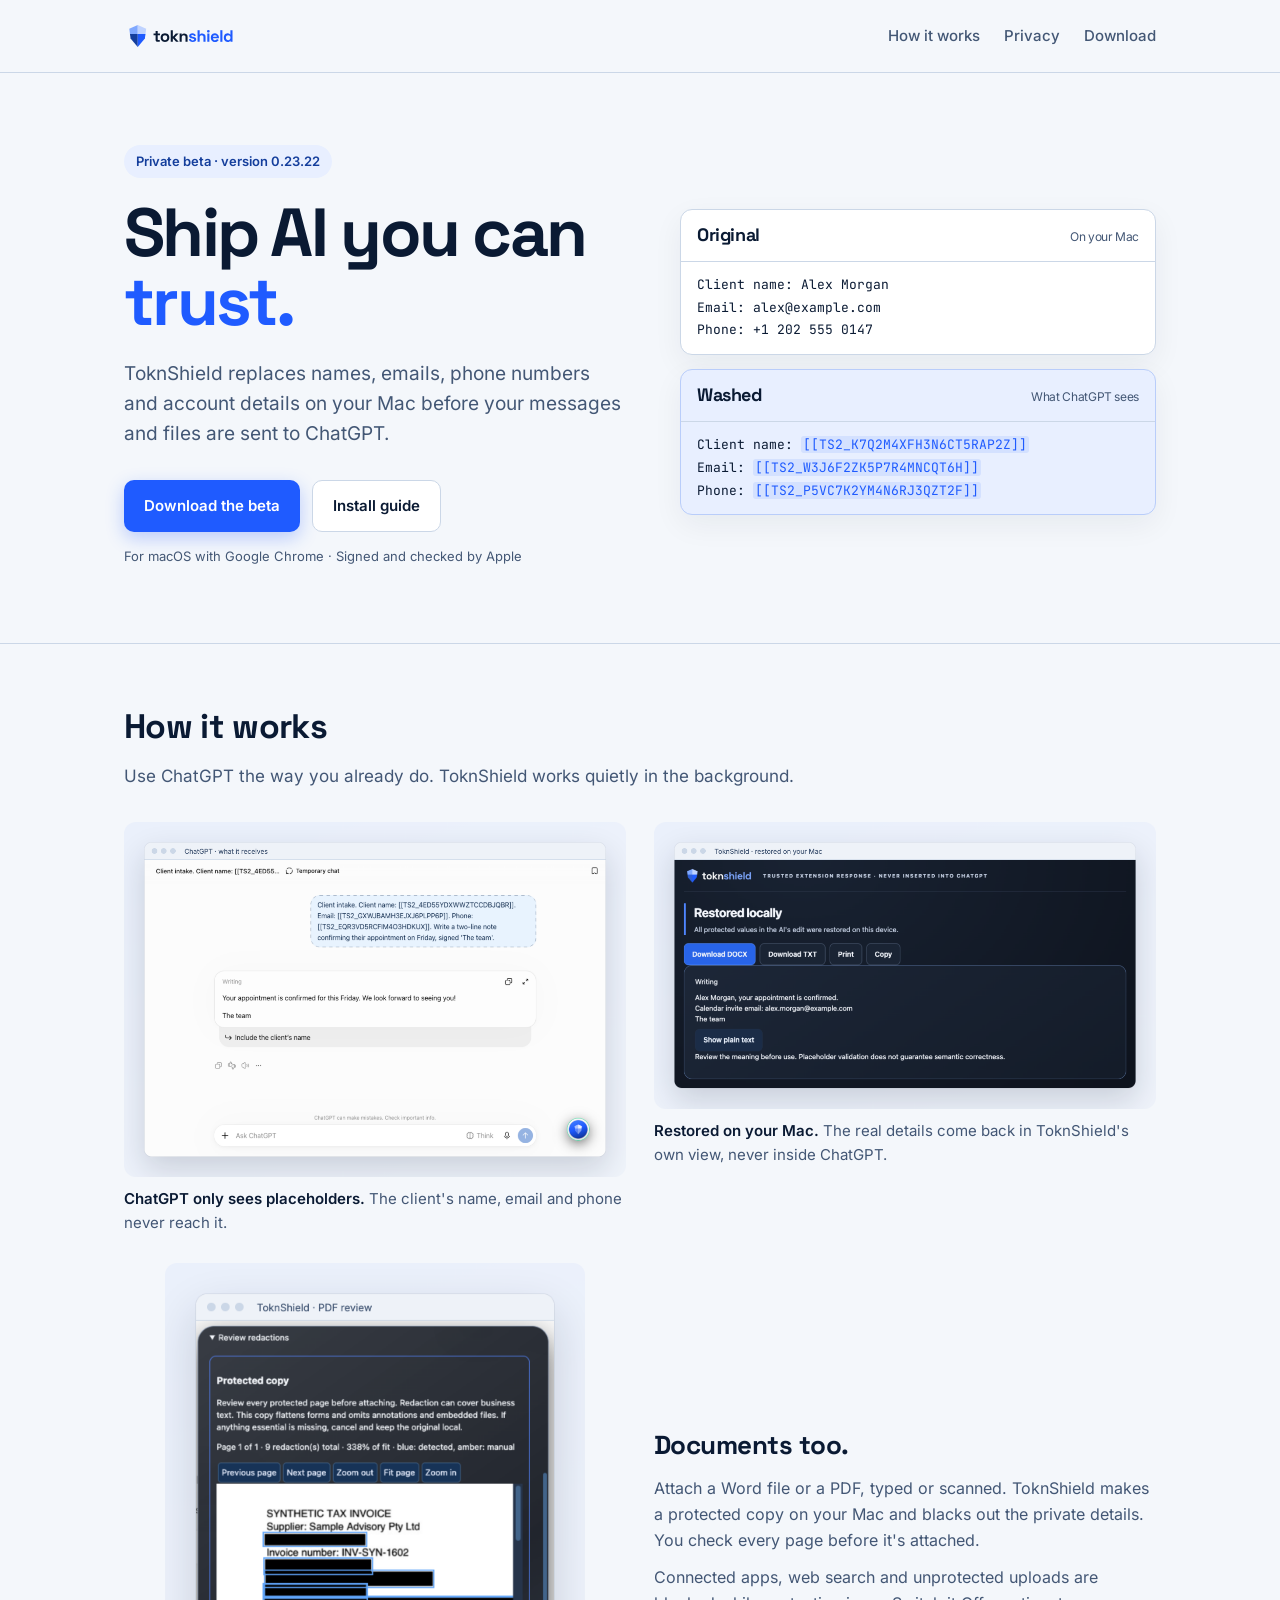
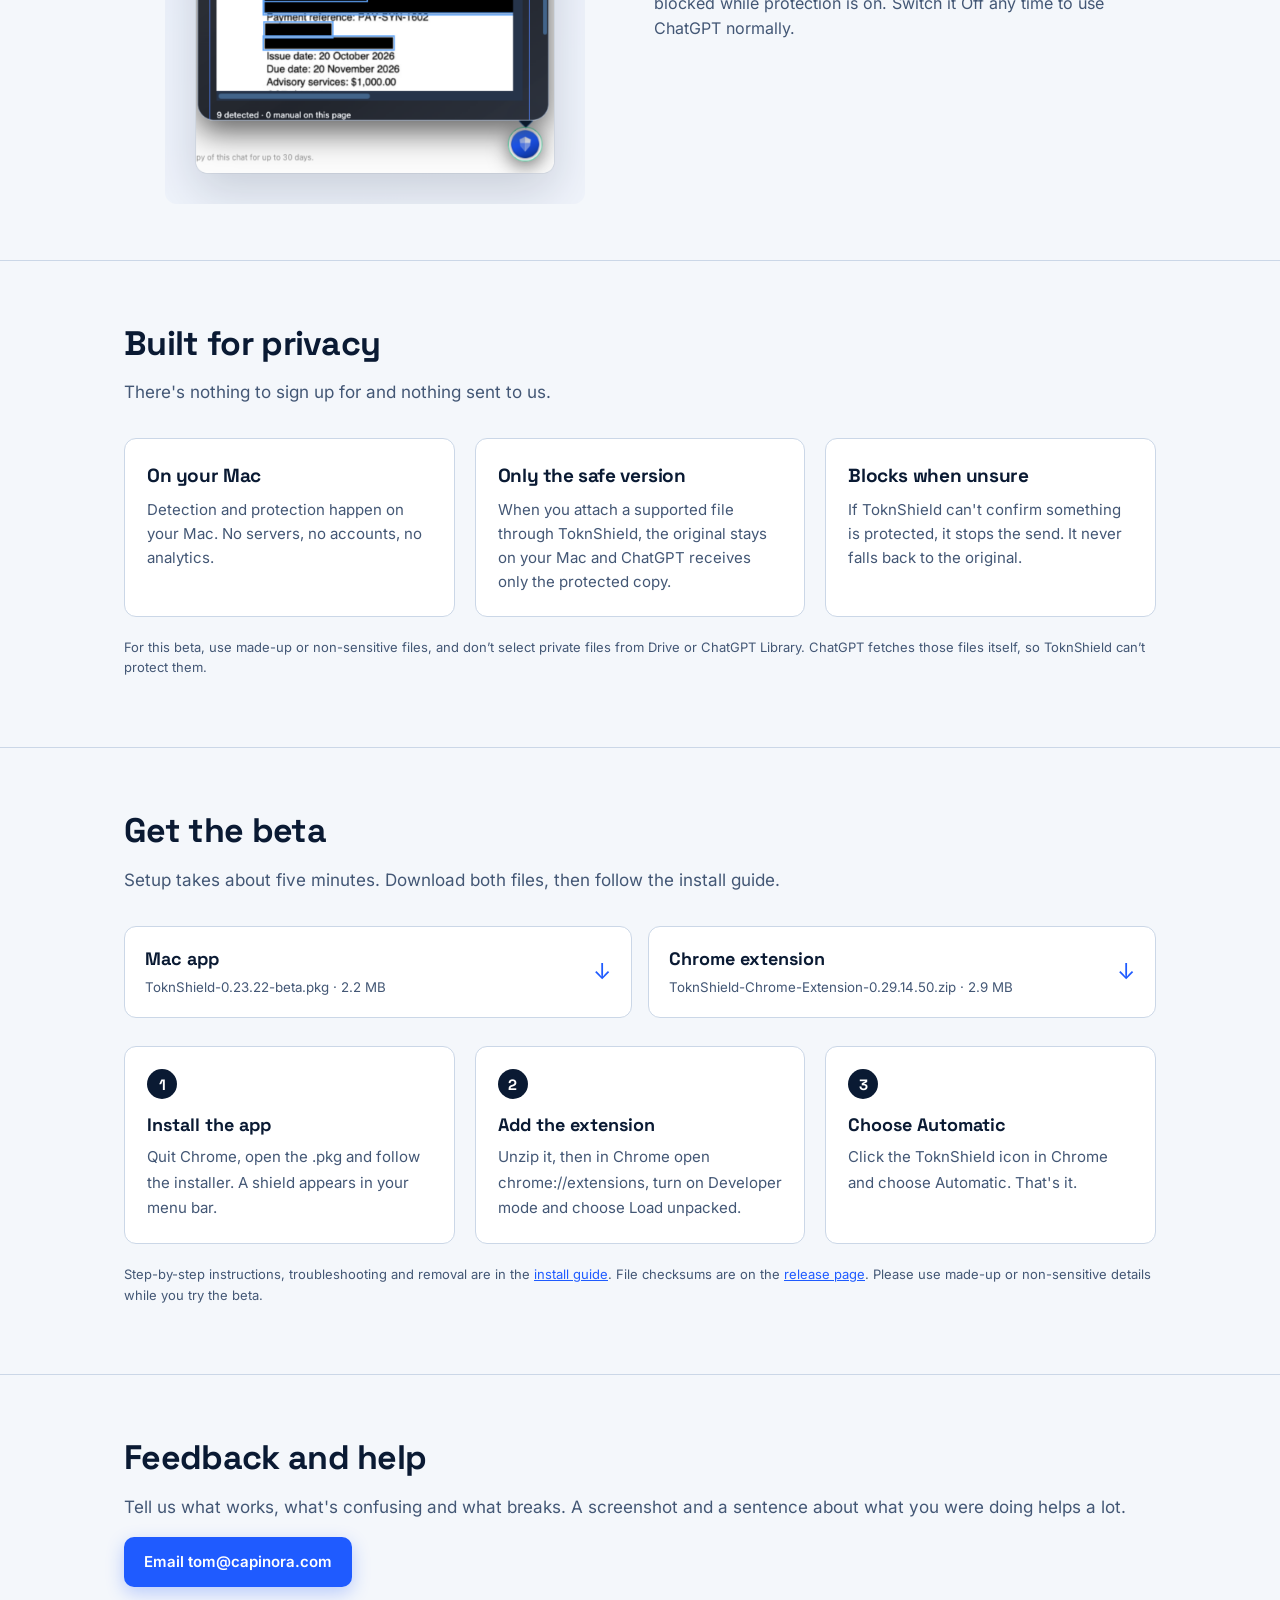
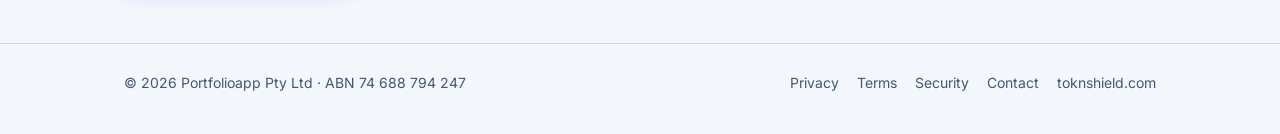
<file: index.html>
<!doctype html>
<html lang="en">
<head>
<meta charset="utf-8">
<meta name="viewport" content="width=device-width, initial-scale=1">
<title>ToknShield Beta</title>
<meta name="description" content="Download the ToknShield beta. Private details are protected on your Mac before your messages and files are sent to ChatGPT.">
<meta property="og:title" content="ToknShield Beta: Ship AI you can trust">
<meta property="og:description" content="Private details are protected on your Mac before your messages and files are sent to ChatGPT.">
<meta property="og:image" content="https://beta.toknshield.com/assets/banner.png">
<meta name="twitter:card" content="summary_large_image">
<meta name="color-scheme" content="light">
<link rel="icon" type="image/png" href="assets/favicon.png">
<link rel="stylesheet" href="assets/fonts.css">
<style>
:root{--navy:#0a1a33;--blue:#1f5bff;--fold:#143e9c;--frost:#f4f7fb;--muted:#435775;--rule:#cbd7e7;--wash:#e8efff}
*{box-sizing:border-box}
html{-webkit-text-size-adjust:100%}
body{margin:0;background:var(--frost);color:var(--navy);font:16px/1.6 Inter,system-ui,sans-serif}
a{color:var(--blue)}
.wrap{max-width:1080px;margin:0 auto;padding:0 24px}
header{border-bottom:1px solid var(--rule)}
header .wrap{display:flex;align-items:center;justify-content:space-between;height:72px}
header img{height:30px;display:block}
header nav a{color:var(--muted);text-decoration:none;font-weight:500;margin-left:24px;font-size:15px}
header nav a:hover{color:var(--navy)}
h1,h2,h3{font-family:'Space Grotesk',system-ui,sans-serif;letter-spacing:-.02em;margin:0}
.hero{display:grid;grid-template-columns:1.05fr 1fr;gap:56px;align-items:center;padding:72px 24px 64px}
.tag{display:inline-block;padding:6px 12px;border-radius:999px;background:var(--wash);color:var(--fold);font-weight:600;font-size:13px;margin-bottom:20px}
h1{font-size:clamp(44px,6vw,68px);line-height:1.02;letter-spacing:-.04em}
h1 em{font-style:normal;color:var(--blue)}
.lede{font-size:19px;color:var(--muted);margin:22px 0 30px;max-width:520px}
.cta{display:flex;flex-wrap:wrap;gap:12px}
.btn{display:inline-flex;align-items:center;gap:8px;padding:13px 20px;border-radius:10px;font-weight:600;text-decoration:none;font-size:15px}
.btn.primary{background:var(--blue);color:#fff;box-shadow:0 6px 18px rgba(31,91,255,.28)}
.btn.primary:hover{background:#174ae0}
.btn.ghost{background:#fff;color:var(--navy);border:1px solid var(--rule)}
.btn.ghost:hover{border-color:var(--navy)}
.fine{font-size:13px;color:var(--muted);margin-top:14px}
.cards{display:grid;gap:14px}
.card{background:#fff;border:1px solid var(--rule);border-radius:12px;overflow:hidden;box-shadow:0 10px 30px rgba(10,26,51,.06)}
.card.w{background:var(--wash);border-color:#b9cdfa}
.card h3{display:flex;justify-content:space-between;align-items:baseline;padding:11px 16px;border-bottom:1px solid var(--rule);font-size:18px}
.card h3 small{font:400 12px Inter,sans-serif;color:var(--muted)}
.card pre{margin:0;padding:12px 16px;font:13px/1.75 'JetBrains Mono',monospace;white-space:pre-wrap;word-break:break-all}
.t{color:var(--blue);background:#d4e1ff;border-radius:3px;padding:0 2px}
section{padding:56px 0;border-top:1px solid var(--rule)}
section>.wrap>h2{font-size:34px;margin-bottom:8px}
section>.wrap>p.sub{color:var(--muted);margin:0 0 32px;font-size:17px}
.shots{display:grid;grid-template-columns:1fr 1fr;gap:28px}
figure{margin:0}
figure img{width:100%;display:block;border-radius:12px}
figcaption{margin-top:10px;color:var(--muted);font-size:15px}
figcaption b{color:var(--navy)}
.grid3{display:grid;grid-template-columns:repeat(3,1fr);gap:20px}
.tile{background:#fff;border:1px solid var(--rule);border-radius:12px;padding:22px}
.tile h3{font-size:19px;margin-bottom:6px}
.tile p{margin:0;color:var(--muted);font-size:15px}
ol.steps{counter-reset:s;list-style:none;padding:0;margin:0;display:grid;grid-template-columns:repeat(3,1fr);gap:20px}
ol.steps li{counter-increment:s;background:#fff;border:1px solid var(--rule);border-radius:12px;padding:22px}
ol.steps li::before{content:counter(s);display:grid;place-items:center;width:30px;height:30px;border-radius:50%;background:var(--navy);color:#fff;font:700 15px 'Space Grotesk';margin-bottom:12px}
ol.steps b{display:block;font-family:'Space Grotesk';font-size:18px;margin-bottom:4px}
ol.steps span{color:var(--muted);font-size:15px}
.dl{display:grid;grid-template-columns:1fr 1fr;gap:16px;margin-top:8px}
.dl a{display:flex;justify-content:space-between;align-items:center;gap:12px;background:#fff;border:1px solid var(--rule);border-radius:12px;padding:18px 20px;text-decoration:none;color:var(--navy)}
.dl a:hover{border-color:var(--blue)}
.dl b{font-family:'Space Grotesk';font-size:18px;display:block}
.dl small{color:var(--muted)}
.dl .arrow{font-size:22px;color:var(--blue)}
footer{border-top:1px solid var(--rule);padding:28px 0 40px;color:var(--muted);font-size:14px}
footer .wrap{display:flex;justify-content:space-between;flex-wrap:wrap;gap:12px}
footer .legal a{color:var(--muted);text-decoration:none}
footer .legal a:hover{color:var(--navy)}
footer .legal{display:flex;flex-wrap:wrap;gap:6px 18px}footer .legal a{margin:0}
@media (max-width:820px){
 .hero{grid-template-columns:1fr;gap:36px;padding:44px 24px}
 .shots,.grid3,ol.steps,.dl{grid-template-columns:1fr}
 header nav{display:flex;gap:20px}
 header nav a{display:inline-flex;align-items:center;min-height:44px;margin-left:0;white-space:nowrap}
 section>.wrap>h2{font-size:28px}
}
@media (max-width:580px){
 header .wrap{flex-direction:column;align-items:flex-start;justify-content:center;gap:8px;height:auto;padding-top:14px;padding-bottom:6px}
 header nav{width:100%;justify-content:space-between;gap:12px}
}
</style>
</head>
<body>
<header><div class="wrap">
  <a href="https://toknshield.com" aria-label="ToknShield home"><img src="assets/wordmark.svg" alt="ToknShield"></a>
  <nav><a href="#how">How it works</a><a href="#privacy">Privacy</a><a href="#download">Download</a></nav>
</div></header>

<main>
<div class="wrap hero">
  <div>
    <span class="tag">Private beta · version 0.23.22</span>
    <h1>Ship AI you can <em>trust.</em></h1>
    <p class="lede">ToknShield replaces names, emails, phone numbers and account details on your Mac before your messages and files are sent to ChatGPT.</p>
    <div class="cta">
      <a class="btn primary" href="#download">Download the beta</a>
      <a class="btn ghost" href="https://github.com/ToknShield/ToknShield-beta/blob/main/BETA-INSTALL.md">Install guide</a>
    </div>
    <p class="fine">For macOS with Google Chrome · Signed and checked by Apple</p>
  </div>
  <div class="cards" aria-label="Example of what ToknShield changes">
    <div class="card"><h3>Original <small>On your Mac</small></h3><pre>Client name: Alex Morgan
Email: alex@example.com
Phone: +1 202 555 0147</pre></div>
    <div class="card w"><h3>Washed <small>What ChatGPT sees</small></h3><pre>Client name: <span class="t">[[TS2_K7Q2M4XFH3N6CT5RAP2Z]]</span>
Email: <span class="t">[[TS2_W3J6F2ZK5P7R4MNCQT6H]]</span>
Phone: <span class="t">[[TS2_P5VC7K2YM4N6RJ3QZT2F]]</span></pre></div>
  </div>
</div>

<section id="how"><div class="wrap">
  <h2>How it works</h2>
  <p class="sub">Use ChatGPT the way you already do. ToknShield works quietly in the background.</p>
  <div class="shots">
    <figure><img src="assets/screenshot-chatgpt.png" alt="ChatGPT receives placeholders instead of the client's name, email and phone" loading="lazy">
      <figcaption><b>ChatGPT only sees placeholders.</b> The client's name, email and phone never reach it.</figcaption></figure>
    <figure><img src="assets/screenshot-restore.png" alt="ToknShield shows the reply with the real name and email restored" loading="lazy">
      <figcaption><b>Restored on your Mac.</b> The real details come back in ToknShield's own view, never inside ChatGPT.</figcaption></figure>
  </div>
  <div class="shots" style="margin-top:28px;align-items:center">
    <figure><img src="assets/screenshot-pdf.png" alt="ToknShield's PDF review with private details blacked out" loading="lazy" style="max-width:420px;margin:0 auto"></figure>
    <div>
      <h3 style="font-size:26px;margin-bottom:10px">Documents too.</h3>
      <p style="color:var(--muted);margin:0 0 12px">Attach a Word file or a PDF, typed or scanned. ToknShield makes a protected copy on your Mac and blacks out the private details. You check every page before it's attached.</p>
      <p style="color:var(--muted);margin:0">Connected apps, web search and unprotected uploads are blocked while protection is on. Switch it Off any time to use ChatGPT normally.</p>
    </div>
  </div>
</div></section>

<section id="privacy"><div class="wrap">
  <h2>Built for privacy</h2>
  <p class="sub">There's nothing to sign up for and nothing sent to us.</p>
  <div class="grid3">
    <div class="tile"><h3>On your Mac</h3><p>Detection and protection happen on your Mac. No servers, no accounts, no analytics.</p></div>
    <div class="tile"><h3>Only the safe version</h3><p>When you attach a supported file through ToknShield, the original stays on your Mac and ChatGPT receives only the protected copy.</p></div>
    <div class="tile"><h3>Blocks when unsure</h3><p>If ToknShield can't confirm something is protected, it stops the send. It never falls back to the original.</p></div>
  </div>
  <p class="fine" style="margin-top:20px">For this beta, use made-up or non-sensitive files, and don&rsquo;t select private files from Drive or ChatGPT Library. ChatGPT fetches those files itself, so ToknShield can&rsquo;t protect them.</p>
</div></section>

<section id="download"><div class="wrap">
  <h2>Get the beta</h2>
  <p class="sub">Setup takes about five minutes. Download both files, then follow the install guide.</p>
  <div class="dl">
    <a href="https://github.com/ToknShield/ToknShield-beta/releases/download/v0.23.22-beta/ToknShield-0.23.22-beta.pkg">
      <span><b>Mac app</b><small>ToknShield-0.23.22-beta.pkg · 2.2 MB</small></span><span class="arrow">↓</span></a>
    <a href="https://github.com/ToknShield/ToknShield-beta/releases/download/v0.23.22-beta/ToknShield-Chrome-Extension-0.29.14.50.zip">
      <span><b>Chrome extension</b><small>ToknShield-Chrome-Extension-0.29.14.50.zip · 2.9 MB</small></span><span class="arrow">↓</span></a>
  </div>
  <ol class="steps" style="margin-top:28px">
    <li><b>Install the app</b><span>Quit Chrome, open the .pkg and follow the installer. A shield appears in your menu bar.</span></li>
    <li><b>Add the extension</b><span>Unzip it, then in Chrome open chrome://extensions, turn on Developer mode and choose Load unpacked.</span></li>
    <li><b>Choose Automatic</b><span>Click the ToknShield icon in Chrome and choose Automatic. That's it.</span></li>
  </ol>
  <p class="fine" style="margin-top:20px">Step-by-step instructions, troubleshooting and removal are in the <a href="https://github.com/ToknShield/ToknShield-beta/blob/main/BETA-INSTALL.md">install guide</a>. File checksums are on the <a href="https://github.com/ToknShield/ToknShield-beta/releases/tag/v0.23.22-beta">release page</a>. Please use made-up or non-sensitive details while you try the beta.</p>
</div></section>

<section><div class="wrap">
  <h2>Feedback and help</h2>
  <p class="sub" style="margin-bottom:16px">Tell us what works, what's confusing and what breaks. A screenshot and a sentence about what you were doing helps a lot.</p>
  <a class="btn primary" href="mailto:tom@capinora.com?subject=ToknShield%20beta%20feedback">Email tom@capinora.com</a>
</div></section>
</main>

<footer><div class="wrap">
  <span>© 2026 Portfolioapp Pty Ltd · ABN 74 688 794 247</span>
  <nav class="legal" aria-label="Legal"><a href="privacy.html">Privacy</a><a href="terms.html">Terms</a><a href="security.html">Security</a><a href="mailto:tom@capinora.com">Contact</a><a href="https://toknshield.com">toknshield.com</a></nav>
</div></footer>
</body>
</html>
</file>
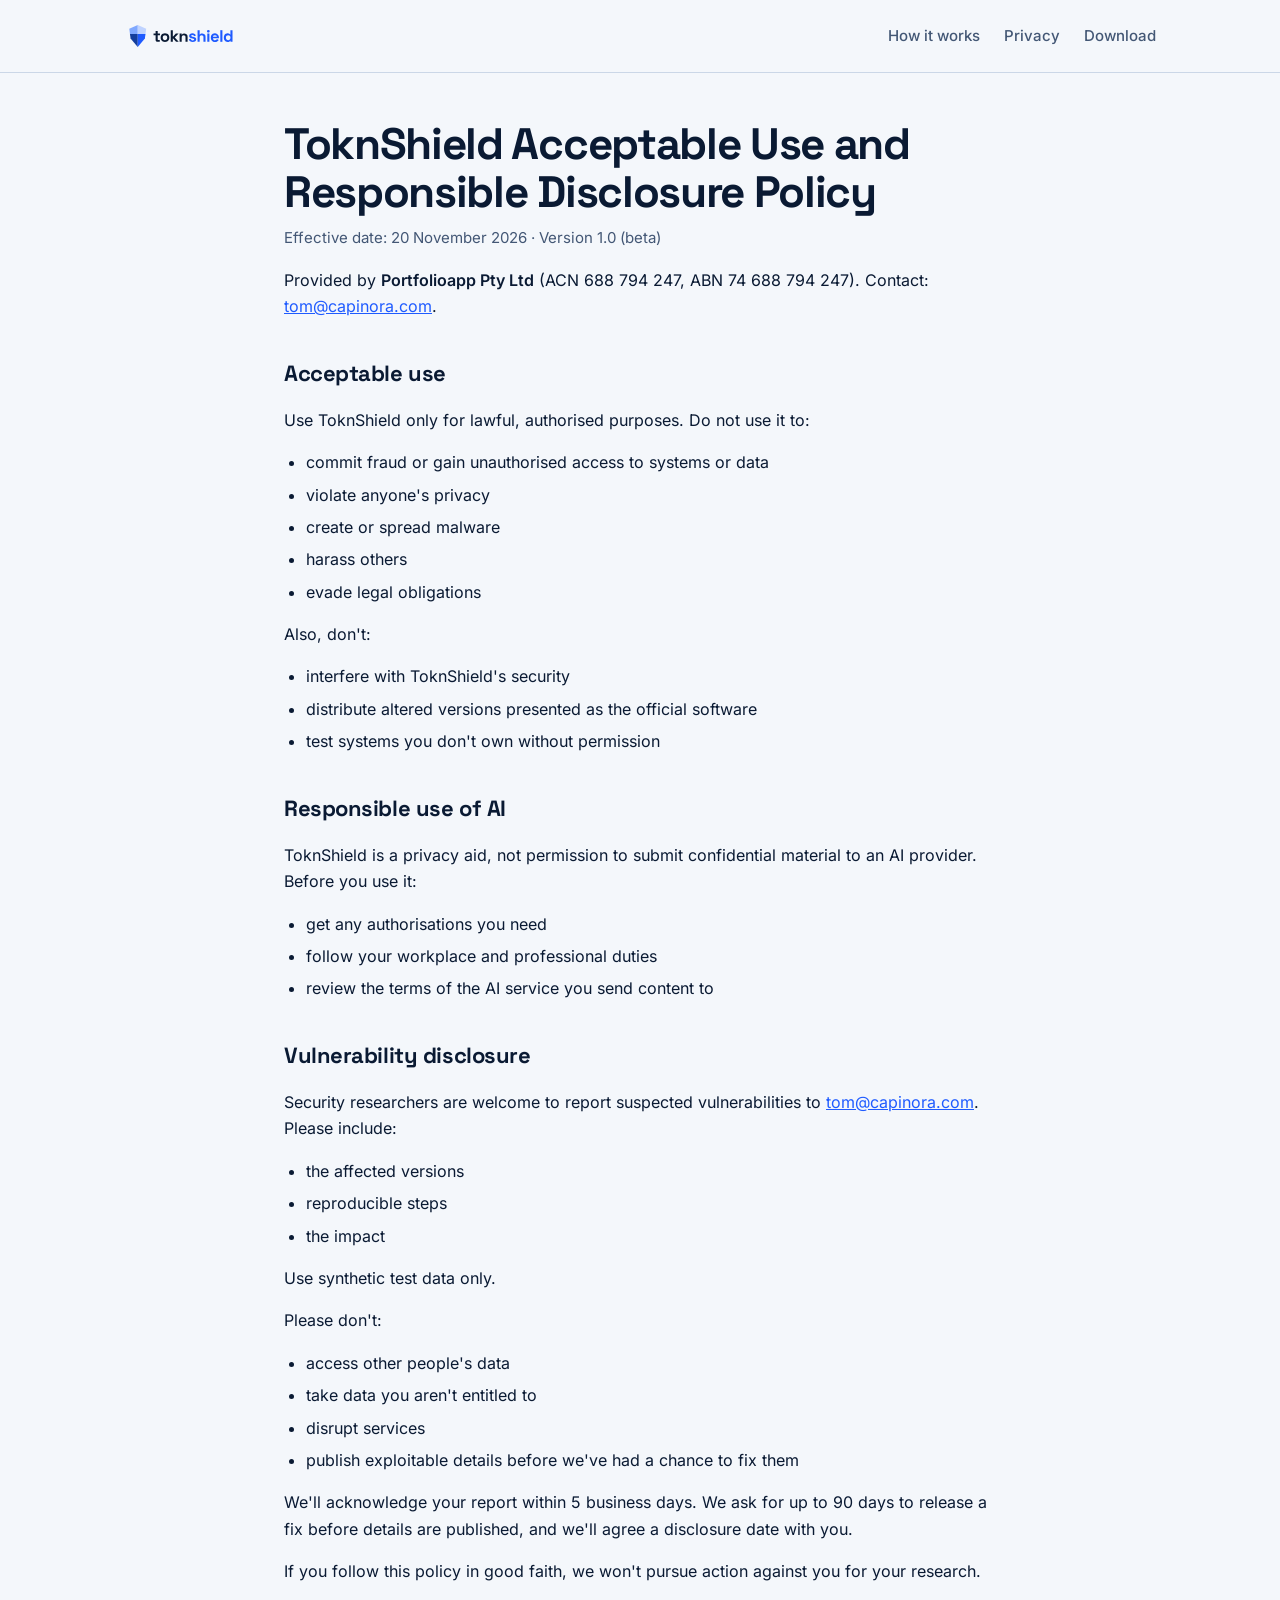
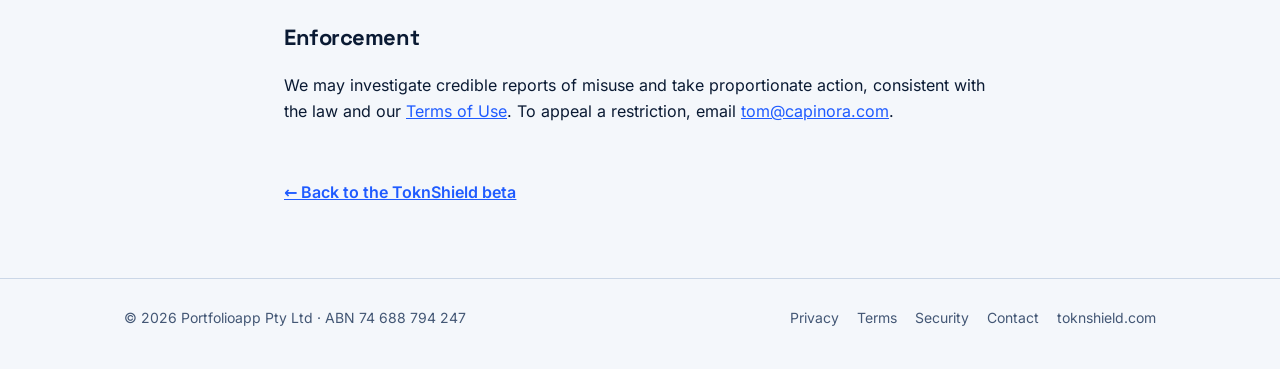
<file: acceptable-use.html>
<!doctype html>
<html lang="en">
<head>
<meta charset="utf-8">
<meta name="viewport" content="width=device-width, initial-scale=1">
<title>ToknShield Acceptable Use and Responsible Disclosure Policy</title>
<meta name="description" content="ToknShield Acceptable Use and Responsible Disclosure Policy, from Portfolioapp Pty Ltd.">
<meta property="og:title" content="ToknShield Beta: Ship AI you can trust">
<meta property="og:description" content="Private details are protected on your Mac before your messages and files are sent to ChatGPT.">
<meta property="og:image" content="https://beta.toknshield.com/assets/banner.png">
<meta name="twitter:card" content="summary_large_image">
<meta name="color-scheme" content="light">
<link rel="icon" type="image/png" href="assets/favicon.png">
<link rel="stylesheet" href="assets/fonts.css">
<style>
:root{--navy:#0a1a33;--blue:#1f5bff;--fold:#143e9c;--frost:#f4f7fb;--muted:#435775;--rule:#cbd7e7;--wash:#e8efff}
*{box-sizing:border-box}
html{-webkit-text-size-adjust:100%}
body{margin:0;background:var(--frost);color:var(--navy);font:16px/1.6 Inter,system-ui,sans-serif}
a{color:var(--blue)}
.wrap{max-width:1080px;margin:0 auto;padding:0 24px}
header{border-bottom:1px solid var(--rule)}
header .wrap{display:flex;align-items:center;justify-content:space-between;height:72px}
header img{height:30px;display:block}
header nav a{color:var(--muted);text-decoration:none;font-weight:500;margin-left:24px;font-size:15px}
header nav a:hover{color:var(--navy)}
h1,h2,h3{font-family:'Space Grotesk',system-ui,sans-serif;letter-spacing:-.02em;margin:0}
.hero{display:grid;grid-template-columns:1.05fr 1fr;gap:56px;align-items:center;padding:72px 24px 64px}
.tag{display:inline-block;padding:6px 12px;border-radius:999px;background:var(--wash);color:var(--fold);font-weight:600;font-size:13px;margin-bottom:20px}
h1{font-size:clamp(44px,6vw,68px);line-height:1.02;letter-spacing:-.04em}
h1 em{font-style:normal;color:var(--blue)}
.lede{font-size:19px;color:var(--muted);margin:22px 0 30px;max-width:520px}
.cta{display:flex;flex-wrap:wrap;gap:12px}
.btn{display:inline-flex;align-items:center;gap:8px;padding:13px 20px;border-radius:10px;font-weight:600;text-decoration:none;font-size:15px}
.btn.primary{background:var(--blue);color:#fff;box-shadow:0 6px 18px rgba(31,91,255,.28)}
.btn.primary:hover{background:#174ae0}
.btn.ghost{background:#fff;color:var(--navy);border:1px solid var(--rule)}
.btn.ghost:hover{border-color:var(--navy)}
.fine{font-size:13px;color:var(--muted);margin-top:14px}
.cards{display:grid;gap:14px}
.card{background:#fff;border:1px solid var(--rule);border-radius:12px;overflow:hidden;box-shadow:0 10px 30px rgba(10,26,51,.06)}
.card.w{background:var(--wash);border-color:#b9cdfa}
.card h3{display:flex;justify-content:space-between;align-items:baseline;padding:11px 16px;border-bottom:1px solid var(--rule);font-size:18px}
.card h3 small{font:400 12px Inter,sans-serif;color:var(--muted)}
.card pre{margin:0;padding:12px 16px;font:13px/1.75 'JetBrains Mono',monospace;white-space:pre-wrap;word-break:break-all}
.t{color:var(--blue);background:#d4e1ff;border-radius:3px;padding:0 2px}
section{padding:56px 0;border-top:1px solid var(--rule)}
section>.wrap>h2{font-size:34px;margin-bottom:8px}
section>.wrap>p.sub{color:var(--muted);margin:0 0 32px;font-size:17px}
.shots{display:grid;grid-template-columns:1fr 1fr;gap:28px}
figure{margin:0}
figure img{width:100%;display:block;border-radius:12px}
figcaption{margin-top:10px;color:var(--muted);font-size:15px}
figcaption b{color:var(--navy)}
.grid3{display:grid;grid-template-columns:repeat(3,1fr);gap:20px}
.tile{background:#fff;border:1px solid var(--rule);border-radius:12px;padding:22px}
.tile h3{font-size:19px;margin-bottom:6px}
.tile p{margin:0;color:var(--muted);font-size:15px}
ol.steps{counter-reset:s;list-style:none;padding:0;margin:0;display:grid;grid-template-columns:repeat(3,1fr);gap:20px}
ol.steps li{counter-increment:s;background:#fff;border:1px solid var(--rule);border-radius:12px;padding:22px}
ol.steps li::before{content:counter(s);display:grid;place-items:center;width:30px;height:30px;border-radius:50%;background:var(--navy);color:#fff;font:700 15px 'Space Grotesk';margin-bottom:12px}
ol.steps b{display:block;font-family:'Space Grotesk';font-size:18px;margin-bottom:4px}
ol.steps span{color:var(--muted);font-size:15px}
.dl{display:grid;grid-template-columns:1fr 1fr;gap:16px;margin-top:8px}
.dl a{display:flex;justify-content:space-between;align-items:center;gap:12px;background:#fff;border:1px solid var(--rule);border-radius:12px;padding:18px 20px;text-decoration:none;color:var(--navy)}
.dl a:hover{border-color:var(--blue)}
.dl b{font-family:'Space Grotesk';font-size:18px;display:block}
.dl small{color:var(--muted)}
.dl .arrow{font-size:22px;color:var(--blue)}
footer{border-top:1px solid var(--rule);padding:28px 0 40px;color:var(--muted);font-size:14px}
footer .wrap{display:flex;justify-content:space-between;flex-wrap:wrap;gap:12px}
footer .legal a{color:var(--muted);text-decoration:none}
footer .legal a:hover{color:var(--navy)}
footer .legal{display:flex;flex-wrap:wrap;gap:6px 18px}footer .legal a{margin:0}
@media (max-width:820px){
 .hero{grid-template-columns:1fr;gap:36px;padding:44px 24px}
 .shots,.grid3,ol.steps,.dl{grid-template-columns:1fr}
 header nav{display:flex;gap:20px}
 header nav a{display:inline-flex;align-items:center;min-height:44px;margin-left:0;white-space:nowrap}
 section>.wrap>h2{font-size:28px}
}
@media (max-width:580px){
 header .wrap{flex-direction:column;align-items:flex-start;justify-content:center;gap:8px;height:auto;padding-top:14px;padding-bottom:6px}
 header nav{width:100%;justify-content:space-between;gap:12px}
}
</style>
<style>
.doc{max-width:760px;margin:0 auto;padding:48px 24px 72px}
.doc h1{font-size:clamp(32px,5vw,44px);line-height:1.08;letter-spacing:-.03em;margin-bottom:10px}
.doc h1+p{color:var(--muted);font-size:15px;margin-top:0}
.doc h2{font-size:22px;margin:36px 0 10px}
.doc p,.doc li{font-size:16px;line-height:1.65}
.doc ul{padding-left:22px}.doc li{margin:6px 0}
.doc code{font-family:'JetBrains Mono',monospace;font-size:14px;background:var(--wash);padding:1px 5px;border-radius:4px}
.doc .table{overflow-x:auto;margin:14px 0}
.doc table{border-collapse:collapse;width:100%;font-size:15px;background:#fff;border:1px solid var(--rule);border-radius:10px}
.doc th,.doc td{text-align:left;vertical-align:top;padding:10px 12px;border-bottom:1px solid var(--rule)}
.doc th{font-family:'Space Grotesk',sans-serif}
.doc .back{display:inline-block;margin-top:40px;font-weight:600}
</style>
</head>
<body>
<header><div class="wrap">
  <a href="https://toknshield.com" aria-label="ToknShield home"><img src="assets/wordmark.svg" alt="ToknShield"></a>
  <nav><a href="./#how">How it works</a><a href="./#privacy">Privacy</a><a href="./#download">Download</a></nav>
</div></header>

<main class="doc">
<h1>ToknShield Acceptable Use and Responsible Disclosure Policy</h1>
<p>Effective date: 20 November 2026 · Version 1.0 (beta)</p>
<p>Provided by <strong>Portfolioapp Pty Ltd</strong> (ACN 688 794 247, ABN 74 688 794 247). Contact: <a href="mailto:tom@capinora.com">tom@capinora.com</a>.</p>
<h2>Acceptable use</h2>
<p>Use ToknShield only for lawful, authorised purposes. Do not use it to:</p>
<ul><li>commit fraud or gain unauthorised access to systems or data</li><li>violate anyone's privacy</li><li>create or spread malware</li><li>harass others</li><li>evade legal obligations</li></ul>
<p>Also, don't:</p>
<ul><li>interfere with ToknShield's security</li><li>distribute altered versions presented as the official software</li><li>test systems you don't own without permission</li></ul>
<h2>Responsible use of AI</h2>
<p>ToknShield is a privacy aid, not permission to submit confidential material to an AI provider. Before you use it:</p>
<ul><li>get any authorisations you need</li><li>follow your workplace and professional duties</li><li>review the terms of the AI service you send content to</li></ul>
<h2>Vulnerability disclosure</h2>
<p>Security researchers are welcome to report suspected vulnerabilities to <a href="mailto:tom@capinora.com">tom@capinora.com</a>. Please include:</p>
<ul><li>the affected versions</li><li>reproducible steps</li><li>the impact</li></ul>
<p>Use synthetic test data only.</p>
<p>Please don't:</p>
<ul><li>access other people's data</li><li>take data you aren't entitled to</li><li>disrupt services</li><li>publish exploitable details before we've had a chance to fix them</li></ul>
<p>We'll acknowledge your report within 5 business days. We ask for up to 90 days to release a fix before details are published, and we'll agree a disclosure date with you.</p>
<p>If you follow this policy in good faith, we won't pursue action against you for your research.</p>
<h2>Enforcement</h2>
<p>We may investigate credible reports of misuse and take proportionate action, consistent with the law and our <a href="terms.html">Terms of Use</a>. To appeal a restriction, email <a href="mailto:tom@capinora.com">tom@capinora.com</a>.</p>
<a class="back" href="./">← Back to the ToknShield beta</a>
</main>

<footer><div class="wrap">
  <span>© 2026 Portfolioapp Pty Ltd · ABN 74 688 794 247</span>
  <nav class="legal" aria-label="Legal"><a href="privacy.html">Privacy</a><a href="terms.html">Terms</a><a href="security.html">Security</a><a href="mailto:tom@capinora.com">Contact</a><a href="https://toknshield.com">toknshield.com</a></nav>
</div></footer>
</body>
</html>
</file>
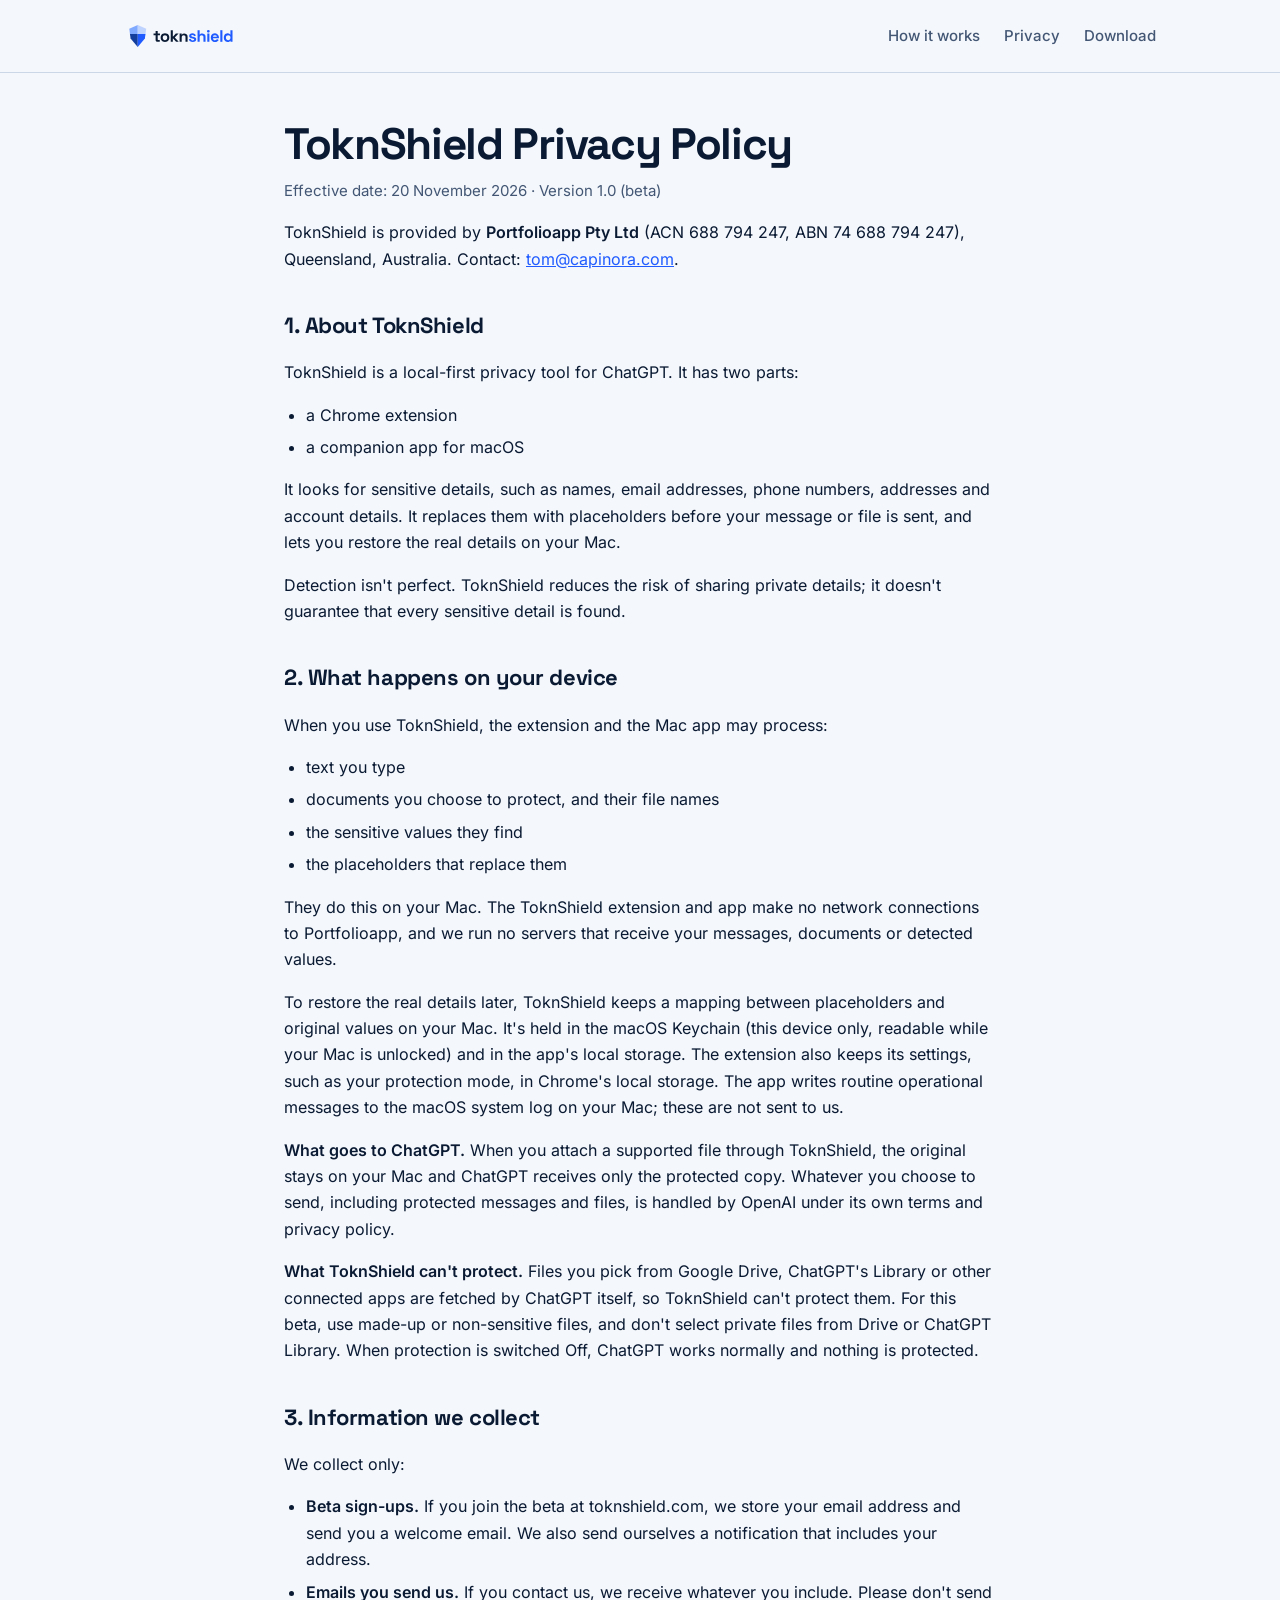
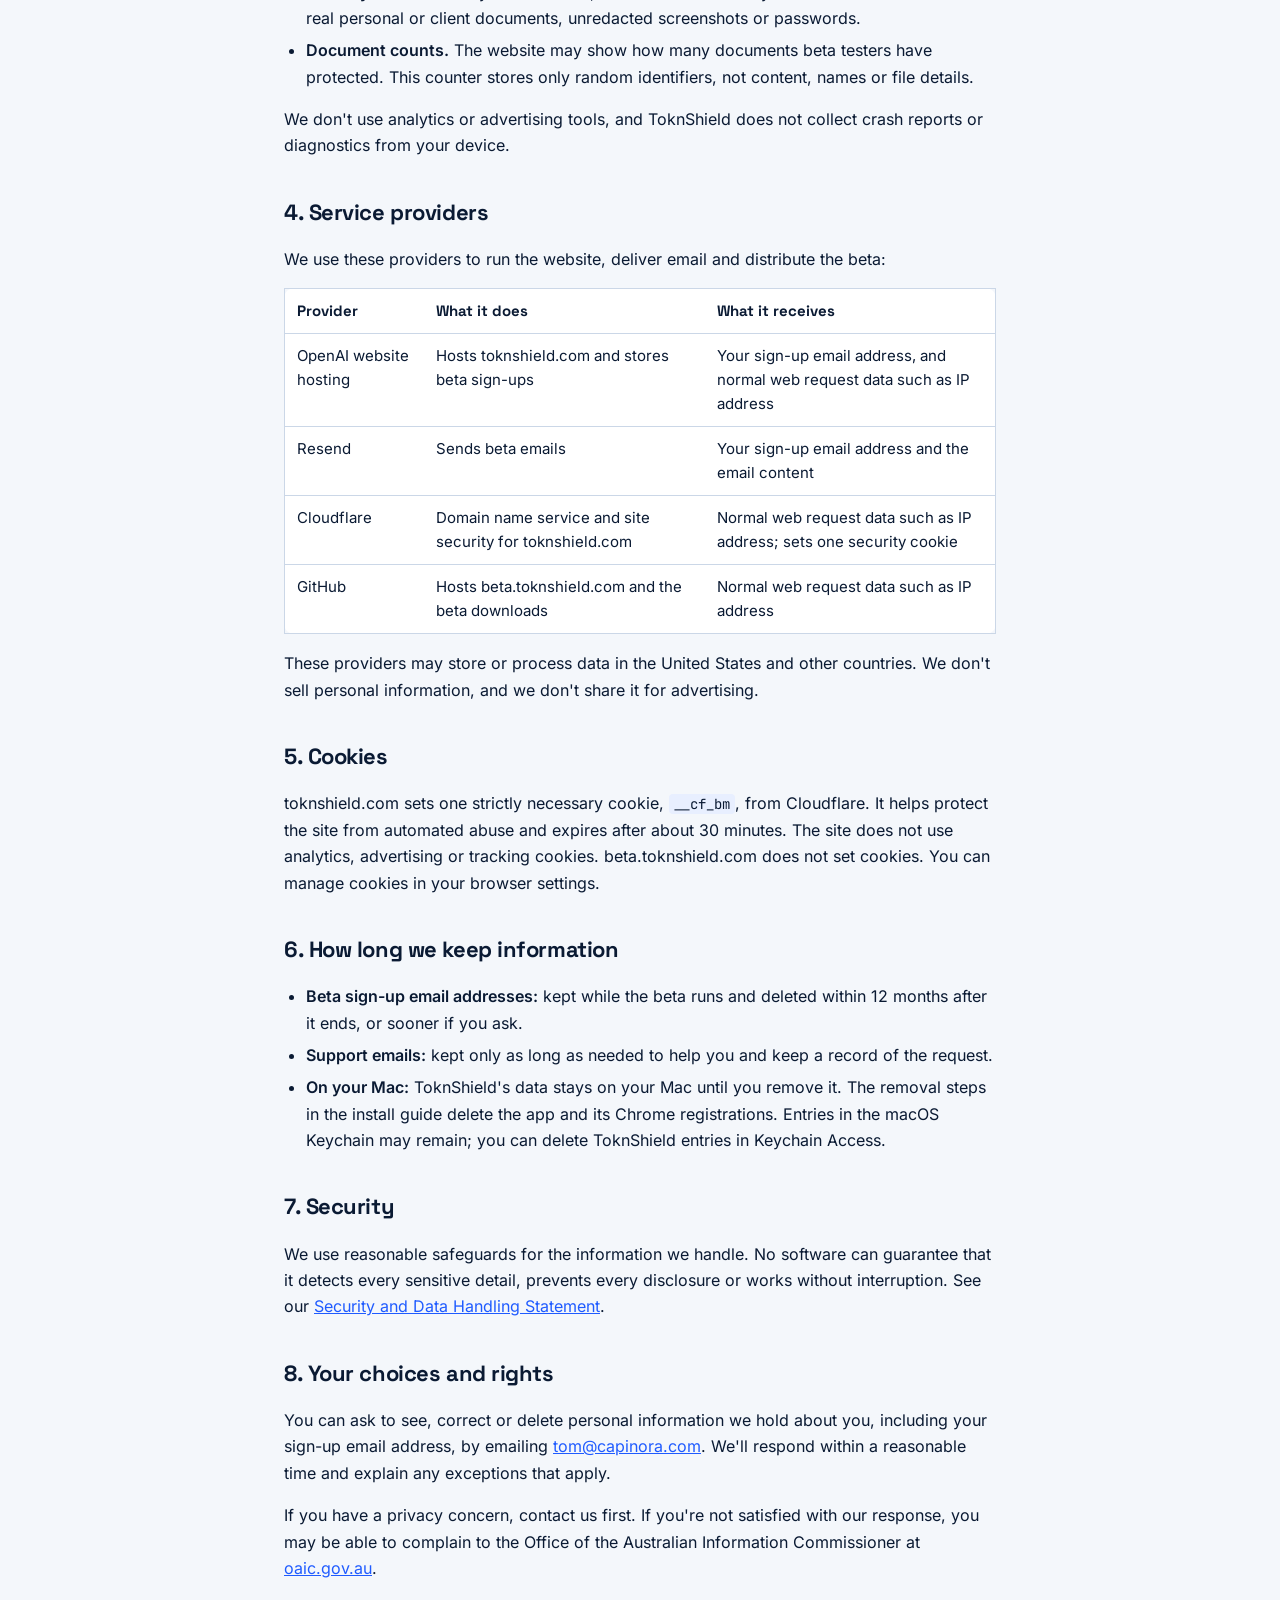
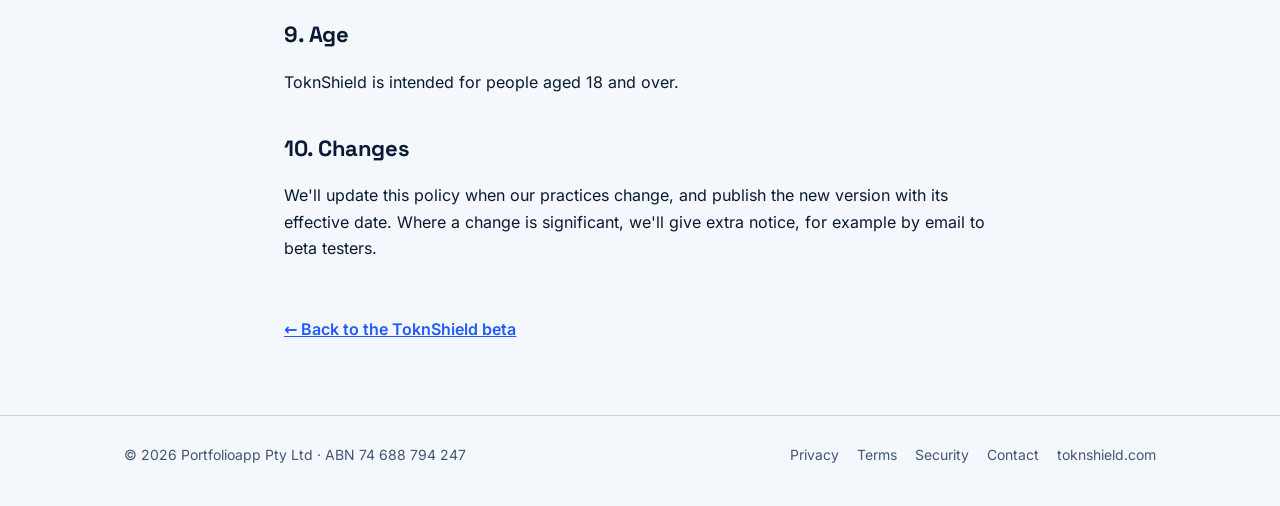
<file: privacy.html>
<!doctype html>
<html lang="en">
<head>
<meta charset="utf-8">
<meta name="viewport" content="width=device-width, initial-scale=1">
<title>ToknShield Privacy Policy</title>
<meta name="description" content="ToknShield Privacy Policy, from Portfolioapp Pty Ltd.">
<meta property="og:title" content="ToknShield Beta: Ship AI you can trust">
<meta property="og:description" content="Private details are protected on your Mac before your messages and files are sent to ChatGPT.">
<meta property="og:image" content="https://beta.toknshield.com/assets/banner.png">
<meta name="twitter:card" content="summary_large_image">
<meta name="color-scheme" content="light">
<link rel="icon" type="image/png" href="assets/favicon.png">
<link rel="stylesheet" href="assets/fonts.css">
<style>
:root{--navy:#0a1a33;--blue:#1f5bff;--fold:#143e9c;--frost:#f4f7fb;--muted:#435775;--rule:#cbd7e7;--wash:#e8efff}
*{box-sizing:border-box}
html{-webkit-text-size-adjust:100%}
body{margin:0;background:var(--frost);color:var(--navy);font:16px/1.6 Inter,system-ui,sans-serif}
a{color:var(--blue)}
.wrap{max-width:1080px;margin:0 auto;padding:0 24px}
header{border-bottom:1px solid var(--rule)}
header .wrap{display:flex;align-items:center;justify-content:space-between;height:72px}
header img{height:30px;display:block}
header nav a{color:var(--muted);text-decoration:none;font-weight:500;margin-left:24px;font-size:15px}
header nav a:hover{color:var(--navy)}
h1,h2,h3{font-family:'Space Grotesk',system-ui,sans-serif;letter-spacing:-.02em;margin:0}
.hero{display:grid;grid-template-columns:1.05fr 1fr;gap:56px;align-items:center;padding:72px 24px 64px}
.tag{display:inline-block;padding:6px 12px;border-radius:999px;background:var(--wash);color:var(--fold);font-weight:600;font-size:13px;margin-bottom:20px}
h1{font-size:clamp(44px,6vw,68px);line-height:1.02;letter-spacing:-.04em}
h1 em{font-style:normal;color:var(--blue)}
.lede{font-size:19px;color:var(--muted);margin:22px 0 30px;max-width:520px}
.cta{display:flex;flex-wrap:wrap;gap:12px}
.btn{display:inline-flex;align-items:center;gap:8px;padding:13px 20px;border-radius:10px;font-weight:600;text-decoration:none;font-size:15px}
.btn.primary{background:var(--blue);color:#fff;box-shadow:0 6px 18px rgba(31,91,255,.28)}
.btn.primary:hover{background:#174ae0}
.btn.ghost{background:#fff;color:var(--navy);border:1px solid var(--rule)}
.btn.ghost:hover{border-color:var(--navy)}
.fine{font-size:13px;color:var(--muted);margin-top:14px}
.cards{display:grid;gap:14px}
.card{background:#fff;border:1px solid var(--rule);border-radius:12px;overflow:hidden;box-shadow:0 10px 30px rgba(10,26,51,.06)}
.card.w{background:var(--wash);border-color:#b9cdfa}
.card h3{display:flex;justify-content:space-between;align-items:baseline;padding:11px 16px;border-bottom:1px solid var(--rule);font-size:18px}
.card h3 small{font:400 12px Inter,sans-serif;color:var(--muted)}
.card pre{margin:0;padding:12px 16px;font:13px/1.75 'JetBrains Mono',monospace;white-space:pre-wrap;word-break:break-all}
.t{color:var(--blue);background:#d4e1ff;border-radius:3px;padding:0 2px}
section{padding:56px 0;border-top:1px solid var(--rule)}
section>.wrap>h2{font-size:34px;margin-bottom:8px}
section>.wrap>p.sub{color:var(--muted);margin:0 0 32px;font-size:17px}
.shots{display:grid;grid-template-columns:1fr 1fr;gap:28px}
figure{margin:0}
figure img{width:100%;display:block;border-radius:12px}
figcaption{margin-top:10px;color:var(--muted);font-size:15px}
figcaption b{color:var(--navy)}
.grid3{display:grid;grid-template-columns:repeat(3,1fr);gap:20px}
.tile{background:#fff;border:1px solid var(--rule);border-radius:12px;padding:22px}
.tile h3{font-size:19px;margin-bottom:6px}
.tile p{margin:0;color:var(--muted);font-size:15px}
ol.steps{counter-reset:s;list-style:none;padding:0;margin:0;display:grid;grid-template-columns:repeat(3,1fr);gap:20px}
ol.steps li{counter-increment:s;background:#fff;border:1px solid var(--rule);border-radius:12px;padding:22px}
ol.steps li::before{content:counter(s);display:grid;place-items:center;width:30px;height:30px;border-radius:50%;background:var(--navy);color:#fff;font:700 15px 'Space Grotesk';margin-bottom:12px}
ol.steps b{display:block;font-family:'Space Grotesk';font-size:18px;margin-bottom:4px}
ol.steps span{color:var(--muted);font-size:15px}
.dl{display:grid;grid-template-columns:1fr 1fr;gap:16px;margin-top:8px}
.dl a{display:flex;justify-content:space-between;align-items:center;gap:12px;background:#fff;border:1px solid var(--rule);border-radius:12px;padding:18px 20px;text-decoration:none;color:var(--navy)}
.dl a:hover{border-color:var(--blue)}
.dl b{font-family:'Space Grotesk';font-size:18px;display:block}
.dl small{color:var(--muted)}
.dl .arrow{font-size:22px;color:var(--blue)}
footer{border-top:1px solid var(--rule);padding:28px 0 40px;color:var(--muted);font-size:14px}
footer .wrap{display:flex;justify-content:space-between;flex-wrap:wrap;gap:12px}
footer .legal a{color:var(--muted);text-decoration:none}
footer .legal a:hover{color:var(--navy)}
footer .legal{display:flex;flex-wrap:wrap;gap:6px 18px}footer .legal a{margin:0}
@media (max-width:820px){
 .hero{grid-template-columns:1fr;gap:36px;padding:44px 24px}
 .shots,.grid3,ol.steps,.dl{grid-template-columns:1fr}
 header nav{display:flex;gap:20px}
 header nav a{display:inline-flex;align-items:center;min-height:44px;margin-left:0;white-space:nowrap}
 section>.wrap>h2{font-size:28px}
}
@media (max-width:580px){
 header .wrap{flex-direction:column;align-items:flex-start;justify-content:center;gap:8px;height:auto;padding-top:14px;padding-bottom:6px}
 header nav{width:100%;justify-content:space-between;gap:12px}
}
</style>
<style>
.doc{max-width:760px;margin:0 auto;padding:48px 24px 72px}
.doc h1{font-size:clamp(32px,5vw,44px);line-height:1.08;letter-spacing:-.03em;margin-bottom:10px}
.doc h1+p{color:var(--muted);font-size:15px;margin-top:0}
.doc h2{font-size:22px;margin:36px 0 10px}
.doc p,.doc li{font-size:16px;line-height:1.65}
.doc ul{padding-left:22px}.doc li{margin:6px 0}
.doc code{font-family:'JetBrains Mono',monospace;font-size:14px;background:var(--wash);padding:1px 5px;border-radius:4px}
.doc .table{overflow-x:auto;margin:14px 0}
.doc table{border-collapse:collapse;width:100%;font-size:15px;background:#fff;border:1px solid var(--rule);border-radius:10px}
.doc th,.doc td{text-align:left;vertical-align:top;padding:10px 12px;border-bottom:1px solid var(--rule)}
.doc th{font-family:'Space Grotesk',sans-serif}
.doc .back{display:inline-block;margin-top:40px;font-weight:600}
</style>
</head>
<body>
<header><div class="wrap">
  <a href="https://toknshield.com" aria-label="ToknShield home"><img src="assets/wordmark.svg" alt="ToknShield"></a>
  <nav><a href="./#how">How it works</a><a href="./#privacy">Privacy</a><a href="./#download">Download</a></nav>
</div></header>

<main class="doc">
<h1>ToknShield Privacy Policy</h1>
<p>Effective date: 20 November 2026 · Version 1.0 (beta)</p>
<p>ToknShield is provided by <strong>Portfolioapp Pty Ltd</strong> (ACN 688 794 247, ABN 74 688 794 247), Queensland, Australia. Contact: <a href="mailto:tom@capinora.com">tom@capinora.com</a>.</p>
<h2>1. About ToknShield</h2>
<p>ToknShield is a local-first privacy tool for ChatGPT. It has two parts:</p>
<ul><li>a Chrome extension</li><li>a companion app for macOS</li></ul>
<p>It looks for sensitive details, such as names, email addresses, phone numbers, addresses and account details. It replaces them with placeholders before your message or file is sent, and lets you restore the real details on your Mac.</p>
<p>Detection isn't perfect. ToknShield reduces the risk of sharing private details; it doesn't guarantee that every sensitive detail is found.</p>
<h2>2. What happens on your device</h2>
<p>When you use ToknShield, the extension and the Mac app may process:</p>
<ul><li>text you type</li><li>documents you choose to protect, and their file names</li><li>the sensitive values they find</li><li>the placeholders that replace them</li></ul>
<p>They do this on your Mac. The ToknShield extension and app make no network connections to Portfolioapp, and we run no servers that receive your messages, documents or detected values.</p>
<p>To restore the real details later, ToknShield keeps a mapping between placeholders and original values on your Mac. It's held in the macOS Keychain (this device only, readable while your Mac is unlocked) and in the app's local storage. The extension also keeps its settings, such as your protection mode, in Chrome's local storage. The app writes routine operational messages to the macOS system log on your Mac; these are not sent to us.</p>
<p><strong>What goes to ChatGPT.</strong> When you attach a supported file through ToknShield, the original stays on your Mac and ChatGPT receives only the protected copy. Whatever you choose to send, including protected messages and files, is handled by OpenAI under its own terms and privacy policy.</p>
<p><strong>What ToknShield can't protect.</strong> Files you pick from Google Drive, ChatGPT's Library or other connected apps are fetched by ChatGPT itself, so ToknShield can't protect them. For this beta, use made-up or non-sensitive files, and don't select private files from Drive or ChatGPT Library. When protection is switched Off, ChatGPT works normally and nothing is protected.</p>
<h2>3. Information we collect</h2>
<p>We collect only:</p>
<ul><li><strong>Beta sign-ups.</strong> If you join the beta at toknshield.com, we store your email address and send you a welcome email. We also send ourselves a notification that includes your address.</li><li><strong>Emails you send us.</strong> If you contact us, we receive whatever you include. Please don't send real personal or client documents, unredacted screenshots or passwords.</li><li><strong>Document counts.</strong> The website may show how many documents beta testers have protected. This counter stores only random identifiers, not content, names or file details.</li></ul>
<p>We don't use analytics or advertising tools, and ToknShield does not collect crash reports or diagnostics from your device.</p>
<h2>4. Service providers</h2>
<p>We use these providers to run the website, deliver email and distribute the beta:</p>
<div class="table"><table><thead><tr><th>Provider</th><th>What it does</th><th>What it receives</th></tr></thead><tbody><tr><td>OpenAI website hosting</td><td>Hosts toknshield.com and stores beta sign-ups</td><td>Your sign-up email address, and normal web request data such as IP address</td></tr><tr><td>Resend</td><td>Sends beta emails</td><td>Your sign-up email address and the email content</td></tr><tr><td>Cloudflare</td><td>Domain name service and site security for toknshield.com</td><td>Normal web request data such as IP address; sets one security cookie</td></tr><tr><td>GitHub</td><td>Hosts beta.toknshield.com and the beta downloads</td><td>Normal web request data such as IP address</td></tr></tbody></table></div>
<p>These providers may store or process data in the United States and other countries. We don't sell personal information, and we don't share it for advertising.</p>
<h2>5. Cookies</h2>
<p>toknshield.com sets one strictly necessary cookie, <code>__cf_bm</code>, from Cloudflare. It helps protect the site from automated abuse and expires after about 30 minutes. The site does not use analytics, advertising or tracking cookies. beta.toknshield.com does not set cookies. You can manage cookies in your browser settings.</p>
<h2>6. How long we keep information</h2>
<ul><li><strong>Beta sign-up email addresses:</strong> kept while the beta runs and deleted within 12 months after it ends, or sooner if you ask.</li><li><strong>Support emails:</strong> kept only as long as needed to help you and keep a record of the request.</li><li><strong>On your Mac:</strong> ToknShield's data stays on your Mac until you remove it. The removal steps in the install guide delete the app and its Chrome registrations. Entries in the macOS Keychain may remain; you can delete ToknShield entries in Keychain Access.</li></ul>
<h2>7. Security</h2>
<p>We use reasonable safeguards for the information we handle. No software can guarantee that it detects every sensitive detail, prevents every disclosure or works without interruption. See our <a href="security.html">Security and Data Handling Statement</a>.</p>
<h2>8. Your choices and rights</h2>
<p>You can ask to see, correct or delete personal information we hold about you, including your sign-up email address, by emailing <a href="mailto:tom@capinora.com">tom@capinora.com</a>. We'll respond within a reasonable time and explain any exceptions that apply.</p>
<p>If you have a privacy concern, contact us first. If you're not satisfied with our response, you may be able to complain to the Office of the Australian Information Commissioner at <a href="https://www.oaic.gov.au">oaic.gov.au</a>.</p>
<h2>9. Age</h2>
<p>ToknShield is intended for people aged 18 and over.</p>
<h2>10. Changes</h2>
<p>We'll update this policy when our practices change, and publish the new version with its effective date. Where a change is significant, we'll give extra notice, for example by email to beta testers.</p>
<a class="back" href="./">← Back to the ToknShield beta</a>
</main>

<footer><div class="wrap">
  <span>© 2026 Portfolioapp Pty Ltd · ABN 74 688 794 247</span>
  <nav class="legal" aria-label="Legal"><a href="privacy.html">Privacy</a><a href="terms.html">Terms</a><a href="security.html">Security</a><a href="mailto:tom@capinora.com">Contact</a><a href="https://toknshield.com">toknshield.com</a></nav>
</div></footer>
</body>
</html>
</file>
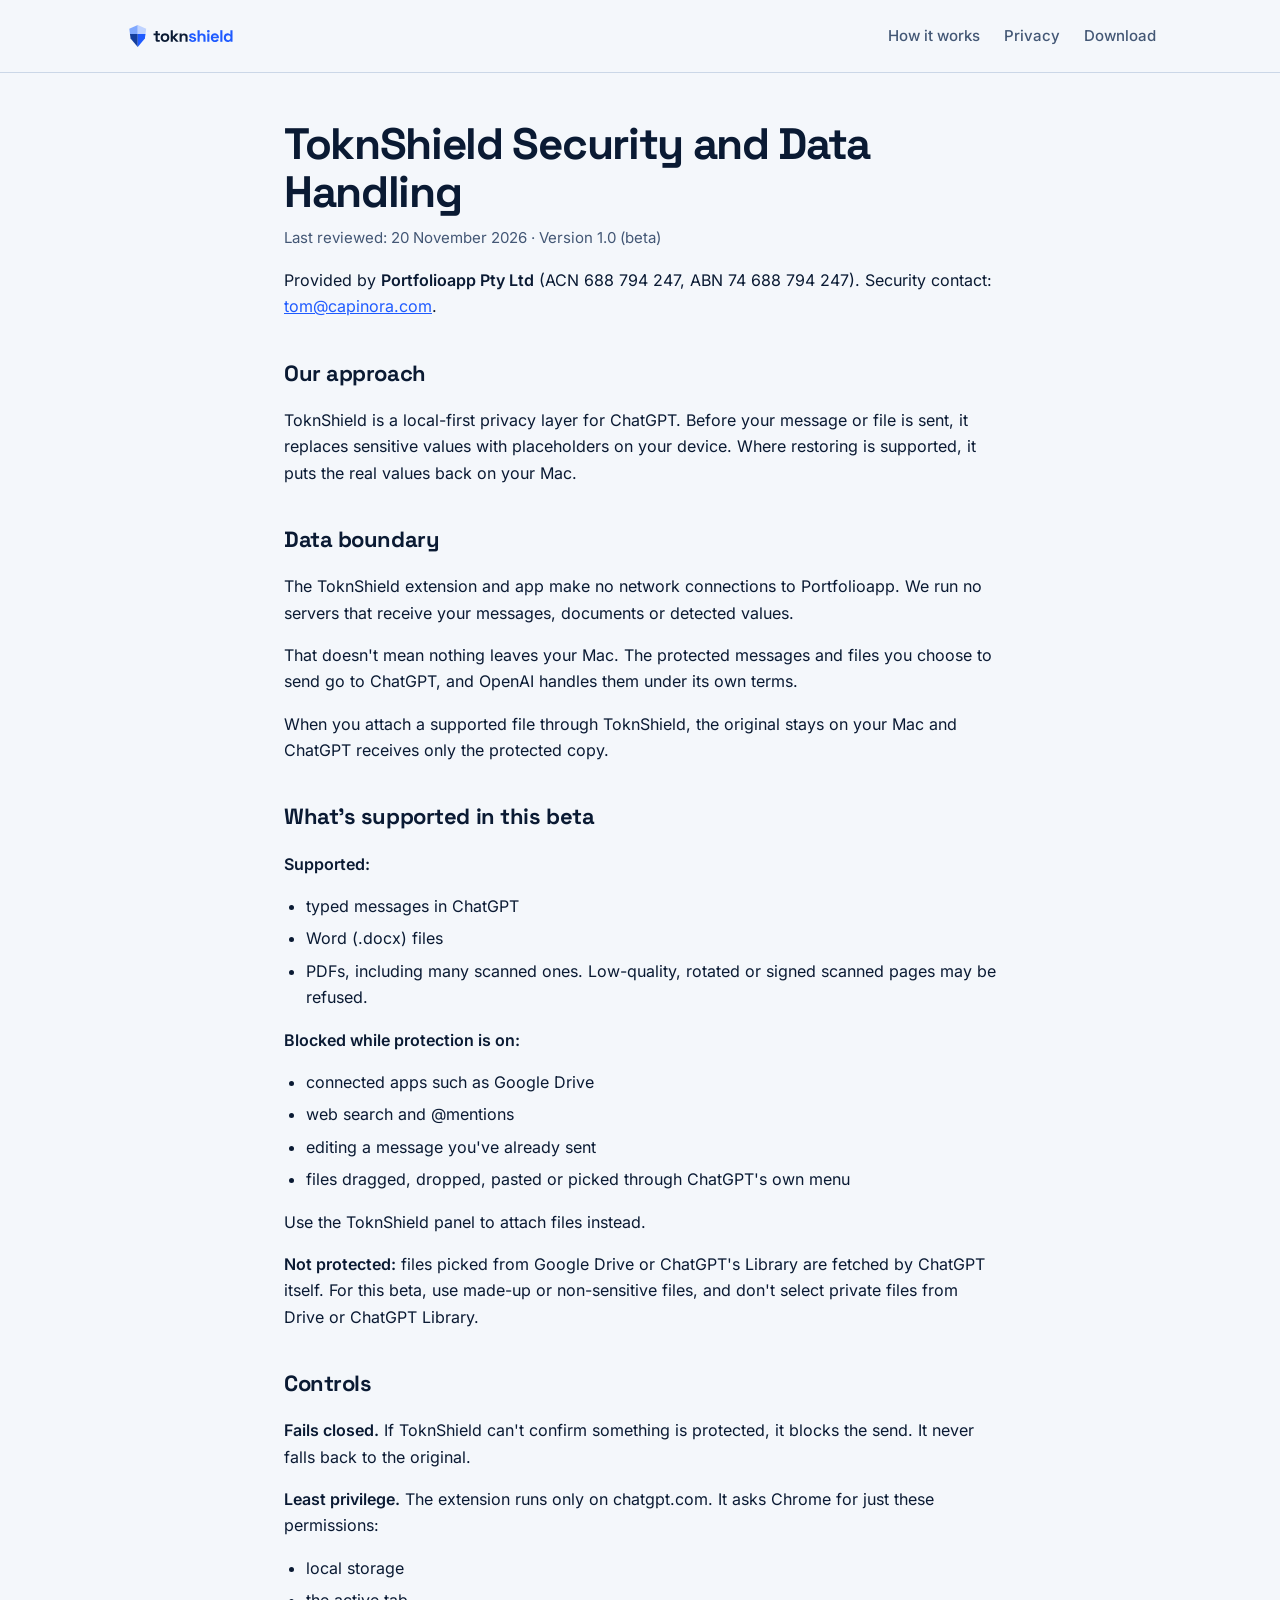
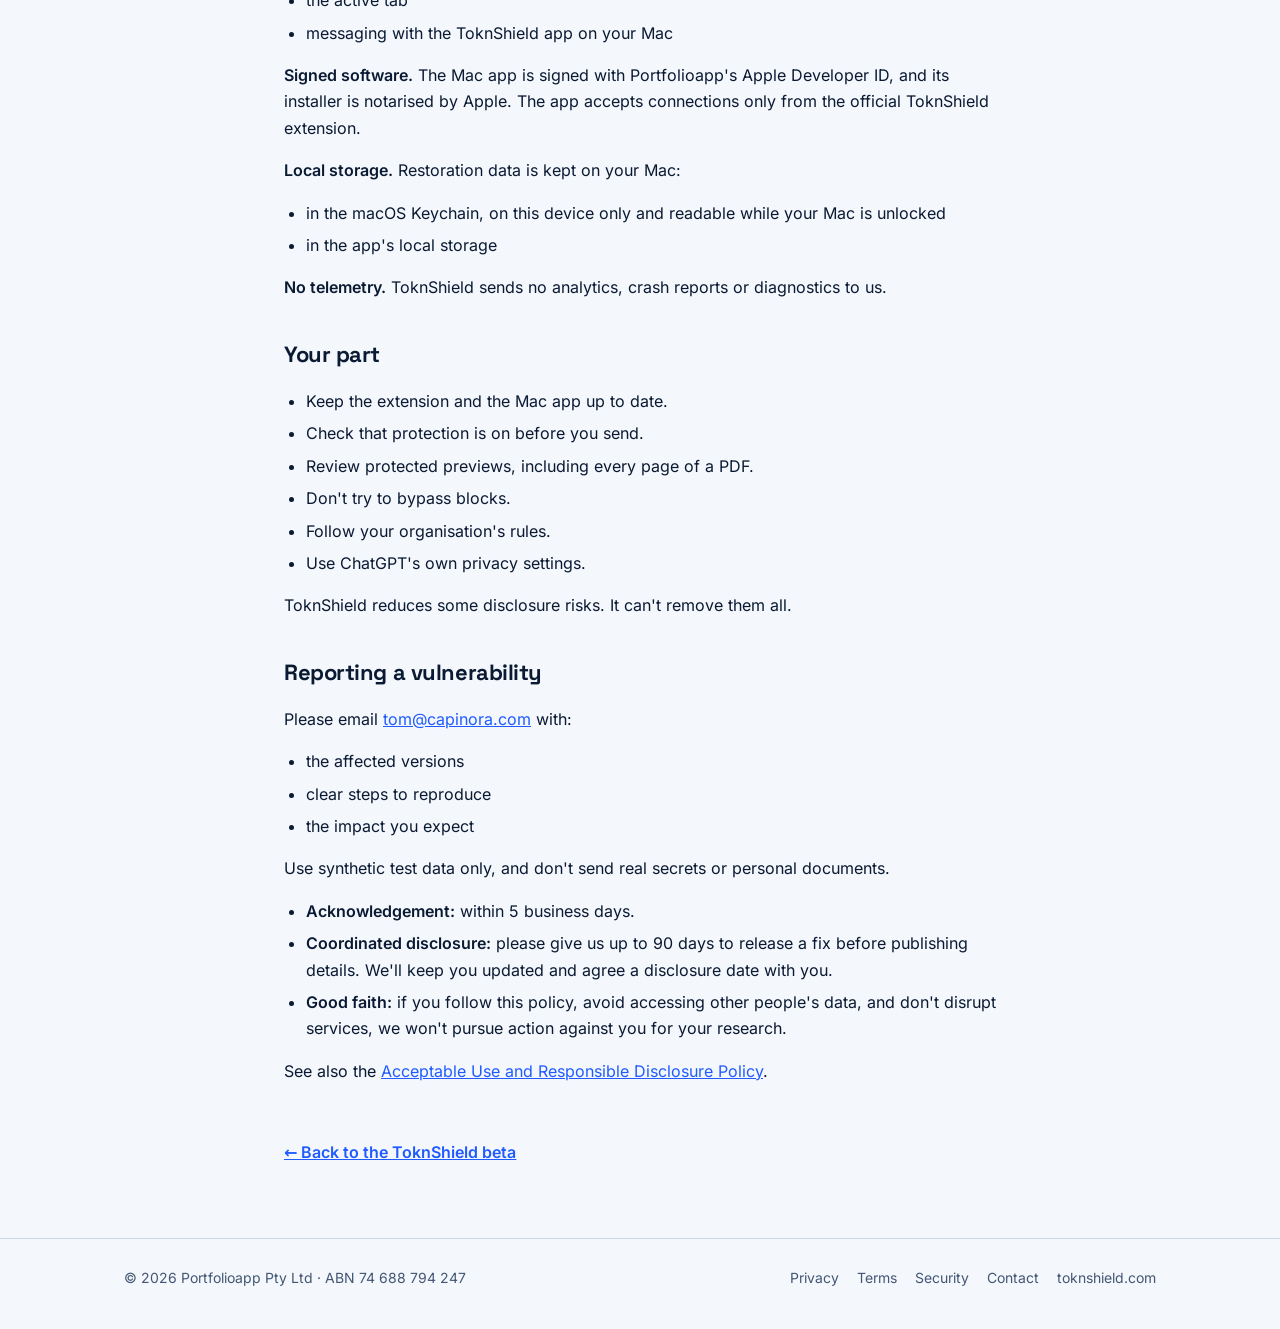
<file: security.html>
<!doctype html>
<html lang="en">
<head>
<meta charset="utf-8">
<meta name="viewport" content="width=device-width, initial-scale=1">
<title>ToknShield Security and Data Handling</title>
<meta name="description" content="ToknShield Security and Data Handling, from Portfolioapp Pty Ltd.">
<meta property="og:title" content="ToknShield Beta: Ship AI you can trust">
<meta property="og:description" content="Private details are protected on your Mac before your messages and files are sent to ChatGPT.">
<meta property="og:image" content="https://beta.toknshield.com/assets/banner.png">
<meta name="twitter:card" content="summary_large_image">
<meta name="color-scheme" content="light">
<link rel="icon" type="image/png" href="assets/favicon.png">
<link rel="stylesheet" href="assets/fonts.css">
<style>
:root{--navy:#0a1a33;--blue:#1f5bff;--fold:#143e9c;--frost:#f4f7fb;--muted:#435775;--rule:#cbd7e7;--wash:#e8efff}
*{box-sizing:border-box}
html{-webkit-text-size-adjust:100%}
body{margin:0;background:var(--frost);color:var(--navy);font:16px/1.6 Inter,system-ui,sans-serif}
a{color:var(--blue)}
.wrap{max-width:1080px;margin:0 auto;padding:0 24px}
header{border-bottom:1px solid var(--rule)}
header .wrap{display:flex;align-items:center;justify-content:space-between;height:72px}
header img{height:30px;display:block}
header nav a{color:var(--muted);text-decoration:none;font-weight:500;margin-left:24px;font-size:15px}
header nav a:hover{color:var(--navy)}
h1,h2,h3{font-family:'Space Grotesk',system-ui,sans-serif;letter-spacing:-.02em;margin:0}
.hero{display:grid;grid-template-columns:1.05fr 1fr;gap:56px;align-items:center;padding:72px 24px 64px}
.tag{display:inline-block;padding:6px 12px;border-radius:999px;background:var(--wash);color:var(--fold);font-weight:600;font-size:13px;margin-bottom:20px}
h1{font-size:clamp(44px,6vw,68px);line-height:1.02;letter-spacing:-.04em}
h1 em{font-style:normal;color:var(--blue)}
.lede{font-size:19px;color:var(--muted);margin:22px 0 30px;max-width:520px}
.cta{display:flex;flex-wrap:wrap;gap:12px}
.btn{display:inline-flex;align-items:center;gap:8px;padding:13px 20px;border-radius:10px;font-weight:600;text-decoration:none;font-size:15px}
.btn.primary{background:var(--blue);color:#fff;box-shadow:0 6px 18px rgba(31,91,255,.28)}
.btn.primary:hover{background:#174ae0}
.btn.ghost{background:#fff;color:var(--navy);border:1px solid var(--rule)}
.btn.ghost:hover{border-color:var(--navy)}
.fine{font-size:13px;color:var(--muted);margin-top:14px}
.cards{display:grid;gap:14px}
.card{background:#fff;border:1px solid var(--rule);border-radius:12px;overflow:hidden;box-shadow:0 10px 30px rgba(10,26,51,.06)}
.card.w{background:var(--wash);border-color:#b9cdfa}
.card h3{display:flex;justify-content:space-between;align-items:baseline;padding:11px 16px;border-bottom:1px solid var(--rule);font-size:18px}
.card h3 small{font:400 12px Inter,sans-serif;color:var(--muted)}
.card pre{margin:0;padding:12px 16px;font:13px/1.75 'JetBrains Mono',monospace;white-space:pre-wrap;word-break:break-all}
.t{color:var(--blue);background:#d4e1ff;border-radius:3px;padding:0 2px}
section{padding:56px 0;border-top:1px solid var(--rule)}
section>.wrap>h2{font-size:34px;margin-bottom:8px}
section>.wrap>p.sub{color:var(--muted);margin:0 0 32px;font-size:17px}
.shots{display:grid;grid-template-columns:1fr 1fr;gap:28px}
figure{margin:0}
figure img{width:100%;display:block;border-radius:12px}
figcaption{margin-top:10px;color:var(--muted);font-size:15px}
figcaption b{color:var(--navy)}
.grid3{display:grid;grid-template-columns:repeat(3,1fr);gap:20px}
.tile{background:#fff;border:1px solid var(--rule);border-radius:12px;padding:22px}
.tile h3{font-size:19px;margin-bottom:6px}
.tile p{margin:0;color:var(--muted);font-size:15px}
ol.steps{counter-reset:s;list-style:none;padding:0;margin:0;display:grid;grid-template-columns:repeat(3,1fr);gap:20px}
ol.steps li{counter-increment:s;background:#fff;border:1px solid var(--rule);border-radius:12px;padding:22px}
ol.steps li::before{content:counter(s);display:grid;place-items:center;width:30px;height:30px;border-radius:50%;background:var(--navy);color:#fff;font:700 15px 'Space Grotesk';margin-bottom:12px}
ol.steps b{display:block;font-family:'Space Grotesk';font-size:18px;margin-bottom:4px}
ol.steps span{color:var(--muted);font-size:15px}
.dl{display:grid;grid-template-columns:1fr 1fr;gap:16px;margin-top:8px}
.dl a{display:flex;justify-content:space-between;align-items:center;gap:12px;background:#fff;border:1px solid var(--rule);border-radius:12px;padding:18px 20px;text-decoration:none;color:var(--navy)}
.dl a:hover{border-color:var(--blue)}
.dl b{font-family:'Space Grotesk';font-size:18px;display:block}
.dl small{color:var(--muted)}
.dl .arrow{font-size:22px;color:var(--blue)}
footer{border-top:1px solid var(--rule);padding:28px 0 40px;color:var(--muted);font-size:14px}
footer .wrap{display:flex;justify-content:space-between;flex-wrap:wrap;gap:12px}
footer .legal a{color:var(--muted);text-decoration:none}
footer .legal a:hover{color:var(--navy)}
footer .legal{display:flex;flex-wrap:wrap;gap:6px 18px}footer .legal a{margin:0}
@media (max-width:820px){
 .hero{grid-template-columns:1fr;gap:36px;padding:44px 24px}
 .shots,.grid3,ol.steps,.dl{grid-template-columns:1fr}
 header nav{display:flex;gap:20px}
 header nav a{display:inline-flex;align-items:center;min-height:44px;margin-left:0;white-space:nowrap}
 section>.wrap>h2{font-size:28px}
}
@media (max-width:580px){
 header .wrap{flex-direction:column;align-items:flex-start;justify-content:center;gap:8px;height:auto;padding-top:14px;padding-bottom:6px}
 header nav{width:100%;justify-content:space-between;gap:12px}
}
</style>
<style>
.doc{max-width:760px;margin:0 auto;padding:48px 24px 72px}
.doc h1{font-size:clamp(32px,5vw,44px);line-height:1.08;letter-spacing:-.03em;margin-bottom:10px}
.doc h1+p{color:var(--muted);font-size:15px;margin-top:0}
.doc h2{font-size:22px;margin:36px 0 10px}
.doc p,.doc li{font-size:16px;line-height:1.65}
.doc ul{padding-left:22px}.doc li{margin:6px 0}
.doc code{font-family:'JetBrains Mono',monospace;font-size:14px;background:var(--wash);padding:1px 5px;border-radius:4px}
.doc .table{overflow-x:auto;margin:14px 0}
.doc table{border-collapse:collapse;width:100%;font-size:15px;background:#fff;border:1px solid var(--rule);border-radius:10px}
.doc th,.doc td{text-align:left;vertical-align:top;padding:10px 12px;border-bottom:1px solid var(--rule)}
.doc th{font-family:'Space Grotesk',sans-serif}
.doc .back{display:inline-block;margin-top:40px;font-weight:600}
</style>
</head>
<body>
<header><div class="wrap">
  <a href="https://toknshield.com" aria-label="ToknShield home"><img src="assets/wordmark.svg" alt="ToknShield"></a>
  <nav><a href="./#how">How it works</a><a href="./#privacy">Privacy</a><a href="./#download">Download</a></nav>
</div></header>

<main class="doc">
<h1>ToknShield Security and Data Handling</h1>
<p>Last reviewed: 20 November 2026 · Version 1.0 (beta)</p>
<p>Provided by <strong>Portfolioapp Pty Ltd</strong> (ACN 688 794 247, ABN 74 688 794 247). Security contact: <a href="mailto:tom@capinora.com">tom@capinora.com</a>.</p>
<h2>Our approach</h2>
<p>ToknShield is a local-first privacy layer for ChatGPT. Before your message or file is sent, it replaces sensitive values with placeholders on your device. Where restoring is supported, it puts the real values back on your Mac.</p>
<h2>Data boundary</h2>
<p>The ToknShield extension and app make no network connections to Portfolioapp. We run no servers that receive your messages, documents or detected values.</p>
<p>That doesn't mean nothing leaves your Mac. The protected messages and files you choose to send go to ChatGPT, and OpenAI handles them under its own terms.</p>
<p>When you attach a supported file through ToknShield, the original stays on your Mac and ChatGPT receives only the protected copy.</p>
<h2>What's supported in this beta</h2>
<p><strong>Supported:</strong></p>
<ul><li>typed messages in ChatGPT</li><li>Word (.docx) files</li><li>PDFs, including many scanned ones. Low-quality, rotated or signed scanned pages may be refused.</li></ul>
<p><strong>Blocked while protection is on:</strong></p>
<ul><li>connected apps such as Google Drive</li><li>web search and @mentions</li><li>editing a message you've already sent</li><li>files dragged, dropped, pasted or picked through ChatGPT's own menu</li></ul>
<p>Use the ToknShield panel to attach files instead.</p>
<p><strong>Not protected:</strong> files picked from Google Drive or ChatGPT's Library are fetched by ChatGPT itself. For this beta, use made-up or non-sensitive files, and don't select private files from Drive or ChatGPT Library.</p>
<h2>Controls</h2>
<p><strong>Fails closed.</strong> If ToknShield can't confirm something is protected, it blocks the send. It never falls back to the original.</p>
<p><strong>Least privilege.</strong> The extension runs only on chatgpt.com. It asks Chrome for just these permissions:</p>
<ul><li>local storage</li><li>the active tab</li><li>messaging with the ToknShield app on your Mac</li></ul>
<p><strong>Signed software.</strong> The Mac app is signed with Portfolioapp's Apple Developer ID, and its installer is notarised by Apple. The app accepts connections only from the official ToknShield extension.</p>
<p><strong>Local storage.</strong> Restoration data is kept on your Mac:</p>
<ul><li>in the macOS Keychain, on this device only and readable while your Mac is unlocked</li><li>in the app's local storage</li></ul>
<p><strong>No telemetry.</strong> ToknShield sends no analytics, crash reports or diagnostics to us.</p>
<h2>Your part</h2>
<ul><li>Keep the extension and the Mac app up to date.</li><li>Check that protection is on before you send.</li><li>Review protected previews, including every page of a PDF.</li><li>Don't try to bypass blocks.</li><li>Follow your organisation's rules.</li><li>Use ChatGPT's own privacy settings.</li></ul>
<p>ToknShield reduces some disclosure risks. It can't remove them all.</p>
<h2>Reporting a vulnerability</h2>
<p>Please email <a href="mailto:tom@capinora.com">tom@capinora.com</a> with:</p>
<ul><li>the affected versions</li><li>clear steps to reproduce</li><li>the impact you expect</li></ul>
<p>Use synthetic test data only, and don't send real secrets or personal documents.</p>
<ul><li><strong>Acknowledgement:</strong> within 5 business days.</li><li><strong>Coordinated disclosure:</strong> please give us up to 90 days to release a fix before publishing details. We'll keep you updated and agree a disclosure date with you.</li><li><strong>Good faith:</strong> if you follow this policy, avoid accessing other people's data, and don't disrupt services, we won't pursue action against you for your research.</li></ul>
<p>See also the <a href="acceptable-use.html">Acceptable Use and Responsible Disclosure Policy</a>.</p>
<a class="back" href="./">← Back to the ToknShield beta</a>
</main>

<footer><div class="wrap">
  <span>© 2026 Portfolioapp Pty Ltd · ABN 74 688 794 247</span>
  <nav class="legal" aria-label="Legal"><a href="privacy.html">Privacy</a><a href="terms.html">Terms</a><a href="security.html">Security</a><a href="mailto:tom@capinora.com">Contact</a><a href="https://toknshield.com">toknshield.com</a></nav>
</div></footer>
</body>
</html>
</file>
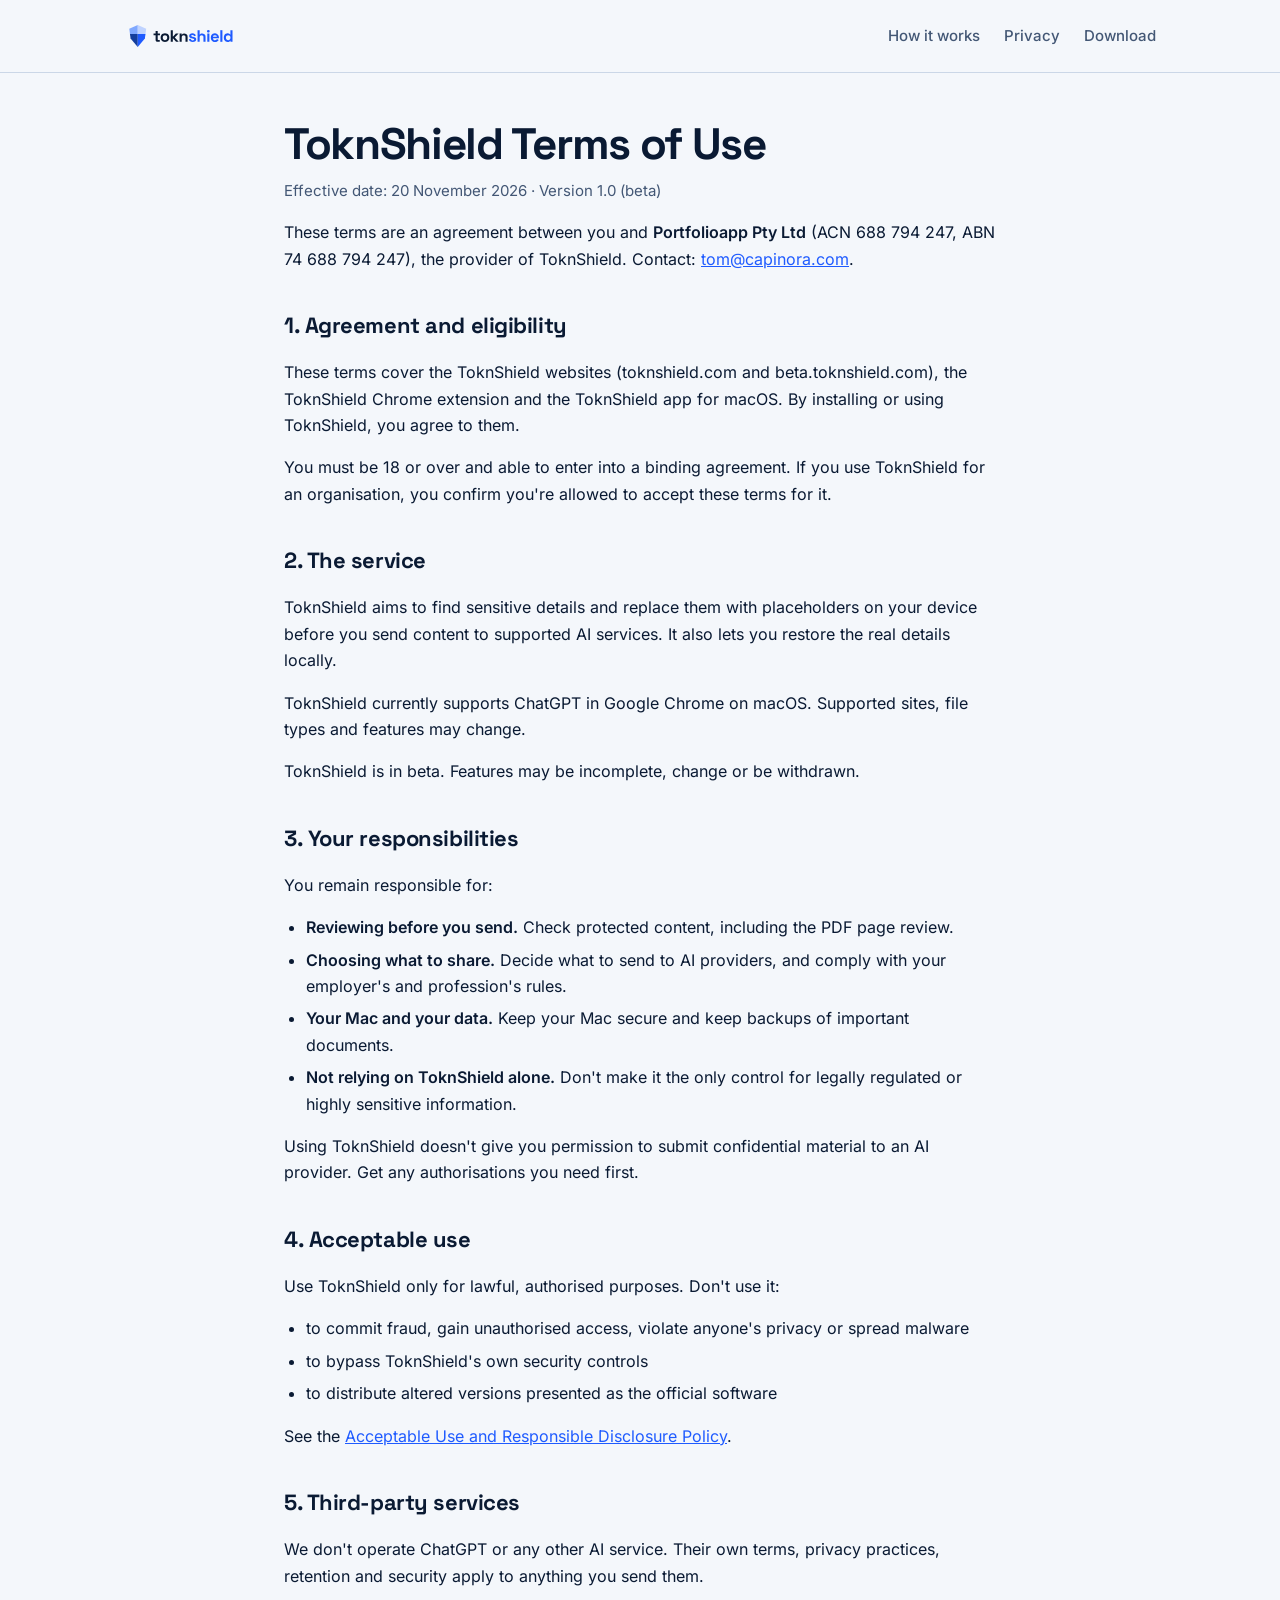
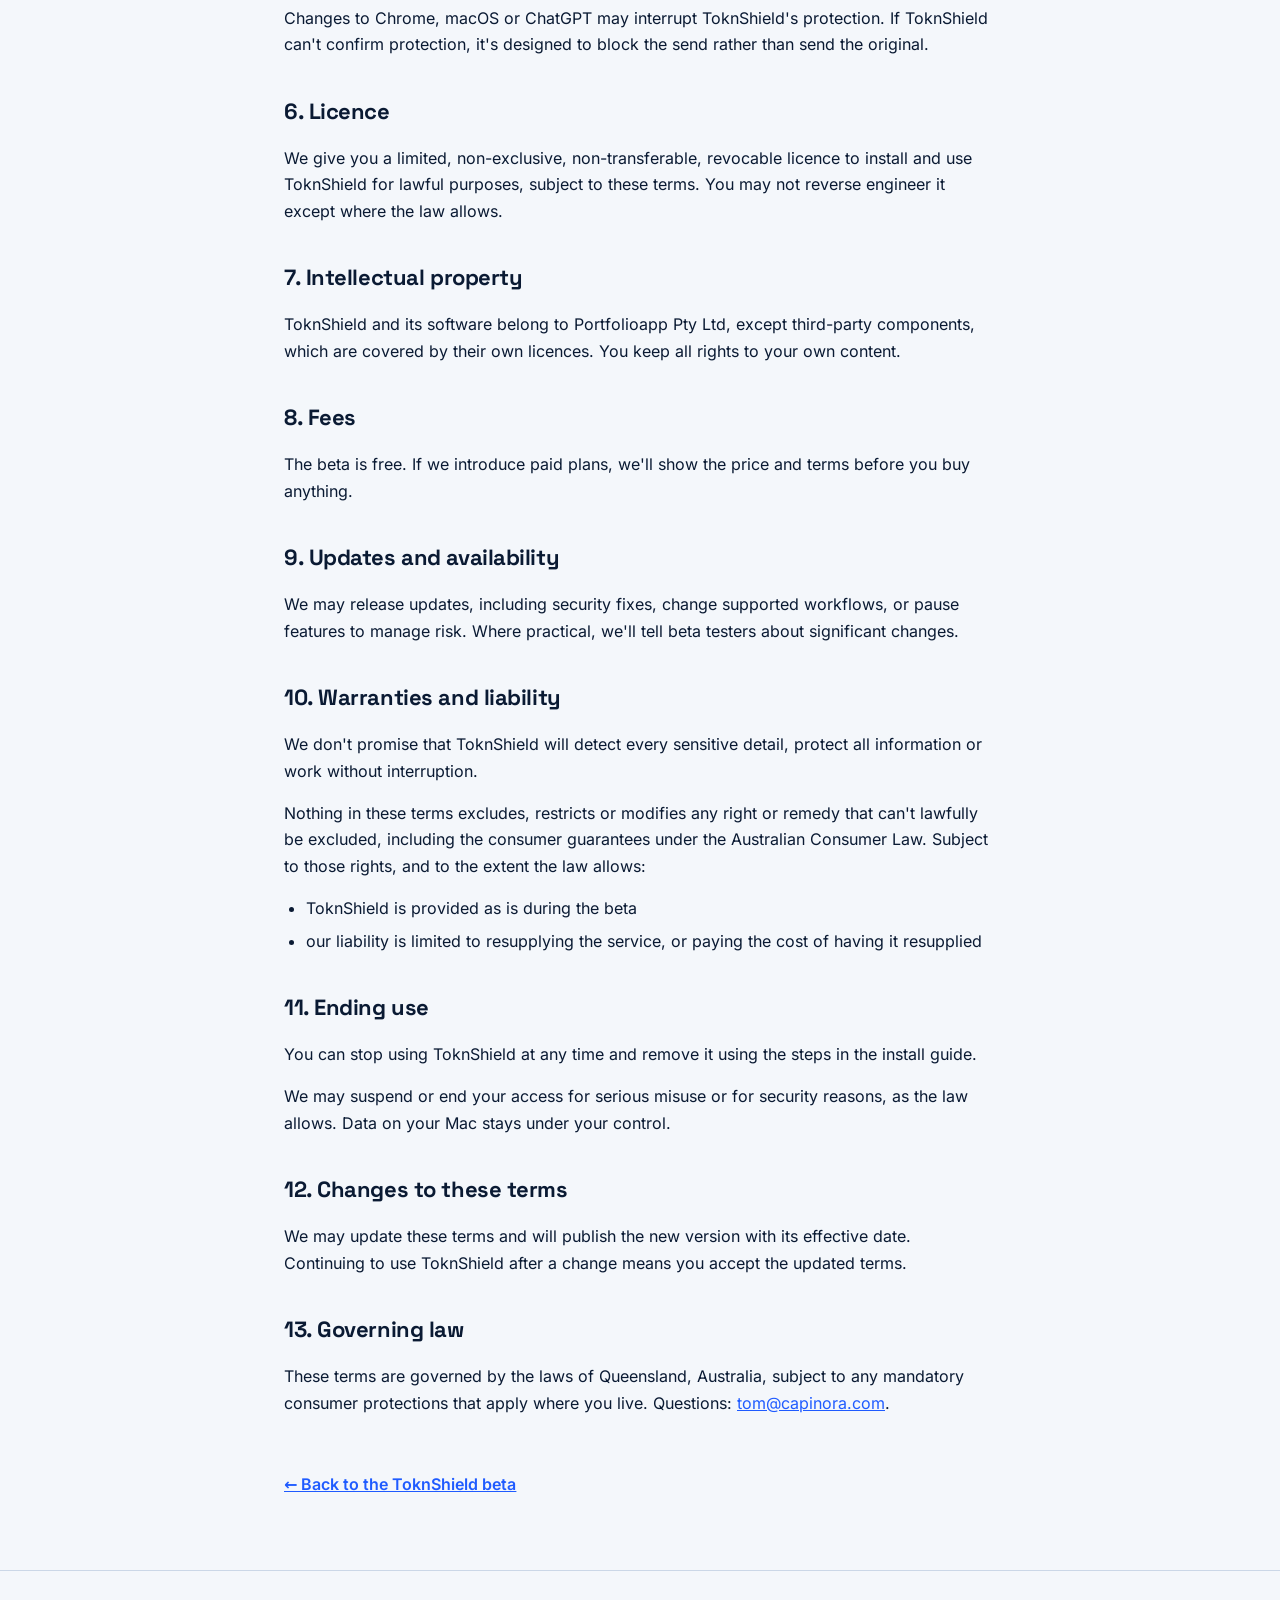
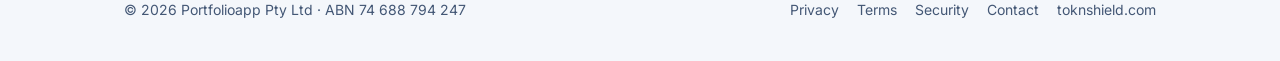
<file: terms.html>
<!doctype html>
<html lang="en">
<head>
<meta charset="utf-8">
<meta name="viewport" content="width=device-width, initial-scale=1">
<title>ToknShield Terms of Use</title>
<meta name="description" content="ToknShield Terms of Use, from Portfolioapp Pty Ltd.">
<meta property="og:title" content="ToknShield Beta: Ship AI you can trust">
<meta property="og:description" content="Private details are protected on your Mac before your messages and files are sent to ChatGPT.">
<meta property="og:image" content="https://beta.toknshield.com/assets/banner.png">
<meta name="twitter:card" content="summary_large_image">
<meta name="color-scheme" content="light">
<link rel="icon" type="image/png" href="assets/favicon.png">
<link rel="stylesheet" href="assets/fonts.css">
<style>
:root{--navy:#0a1a33;--blue:#1f5bff;--fold:#143e9c;--frost:#f4f7fb;--muted:#435775;--rule:#cbd7e7;--wash:#e8efff}
*{box-sizing:border-box}
html{-webkit-text-size-adjust:100%}
body{margin:0;background:var(--frost);color:var(--navy);font:16px/1.6 Inter,system-ui,sans-serif}
a{color:var(--blue)}
.wrap{max-width:1080px;margin:0 auto;padding:0 24px}
header{border-bottom:1px solid var(--rule)}
header .wrap{display:flex;align-items:center;justify-content:space-between;height:72px}
header img{height:30px;display:block}
header nav a{color:var(--muted);text-decoration:none;font-weight:500;margin-left:24px;font-size:15px}
header nav a:hover{color:var(--navy)}
h1,h2,h3{font-family:'Space Grotesk',system-ui,sans-serif;letter-spacing:-.02em;margin:0}
.hero{display:grid;grid-template-columns:1.05fr 1fr;gap:56px;align-items:center;padding:72px 24px 64px}
.tag{display:inline-block;padding:6px 12px;border-radius:999px;background:var(--wash);color:var(--fold);font-weight:600;font-size:13px;margin-bottom:20px}
h1{font-size:clamp(44px,6vw,68px);line-height:1.02;letter-spacing:-.04em}
h1 em{font-style:normal;color:var(--blue)}
.lede{font-size:19px;color:var(--muted);margin:22px 0 30px;max-width:520px}
.cta{display:flex;flex-wrap:wrap;gap:12px}
.btn{display:inline-flex;align-items:center;gap:8px;padding:13px 20px;border-radius:10px;font-weight:600;text-decoration:none;font-size:15px}
.btn.primary{background:var(--blue);color:#fff;box-shadow:0 6px 18px rgba(31,91,255,.28)}
.btn.primary:hover{background:#174ae0}
.btn.ghost{background:#fff;color:var(--navy);border:1px solid var(--rule)}
.btn.ghost:hover{border-color:var(--navy)}
.fine{font-size:13px;color:var(--muted);margin-top:14px}
.cards{display:grid;gap:14px}
.card{background:#fff;border:1px solid var(--rule);border-radius:12px;overflow:hidden;box-shadow:0 10px 30px rgba(10,26,51,.06)}
.card.w{background:var(--wash);border-color:#b9cdfa}
.card h3{display:flex;justify-content:space-between;align-items:baseline;padding:11px 16px;border-bottom:1px solid var(--rule);font-size:18px}
.card h3 small{font:400 12px Inter,sans-serif;color:var(--muted)}
.card pre{margin:0;padding:12px 16px;font:13px/1.75 'JetBrains Mono',monospace;white-space:pre-wrap;word-break:break-all}
.t{color:var(--blue);background:#d4e1ff;border-radius:3px;padding:0 2px}
section{padding:56px 0;border-top:1px solid var(--rule)}
section>.wrap>h2{font-size:34px;margin-bottom:8px}
section>.wrap>p.sub{color:var(--muted);margin:0 0 32px;font-size:17px}
.shots{display:grid;grid-template-columns:1fr 1fr;gap:28px}
figure{margin:0}
figure img{width:100%;display:block;border-radius:12px}
figcaption{margin-top:10px;color:var(--muted);font-size:15px}
figcaption b{color:var(--navy)}
.grid3{display:grid;grid-template-columns:repeat(3,1fr);gap:20px}
.tile{background:#fff;border:1px solid var(--rule);border-radius:12px;padding:22px}
.tile h3{font-size:19px;margin-bottom:6px}
.tile p{margin:0;color:var(--muted);font-size:15px}
ol.steps{counter-reset:s;list-style:none;padding:0;margin:0;display:grid;grid-template-columns:repeat(3,1fr);gap:20px}
ol.steps li{counter-increment:s;background:#fff;border:1px solid var(--rule);border-radius:12px;padding:22px}
ol.steps li::before{content:counter(s);display:grid;place-items:center;width:30px;height:30px;border-radius:50%;background:var(--navy);color:#fff;font:700 15px 'Space Grotesk';margin-bottom:12px}
ol.steps b{display:block;font-family:'Space Grotesk';font-size:18px;margin-bottom:4px}
ol.steps span{color:var(--muted);font-size:15px}
.dl{display:grid;grid-template-columns:1fr 1fr;gap:16px;margin-top:8px}
.dl a{display:flex;justify-content:space-between;align-items:center;gap:12px;background:#fff;border:1px solid var(--rule);border-radius:12px;padding:18px 20px;text-decoration:none;color:var(--navy)}
.dl a:hover{border-color:var(--blue)}
.dl b{font-family:'Space Grotesk';font-size:18px;display:block}
.dl small{color:var(--muted)}
.dl .arrow{font-size:22px;color:var(--blue)}
footer{border-top:1px solid var(--rule);padding:28px 0 40px;color:var(--muted);font-size:14px}
footer .wrap{display:flex;justify-content:space-between;flex-wrap:wrap;gap:12px}
footer .legal a{color:var(--muted);text-decoration:none}
footer .legal a:hover{color:var(--navy)}
footer .legal{display:flex;flex-wrap:wrap;gap:6px 18px}footer .legal a{margin:0}
@media (max-width:820px){
 .hero{grid-template-columns:1fr;gap:36px;padding:44px 24px}
 .shots,.grid3,ol.steps,.dl{grid-template-columns:1fr}
 header nav{display:flex;gap:20px}
 header nav a{display:inline-flex;align-items:center;min-height:44px;margin-left:0;white-space:nowrap}
 section>.wrap>h2{font-size:28px}
}
@media (max-width:580px){
 header .wrap{flex-direction:column;align-items:flex-start;justify-content:center;gap:8px;height:auto;padding-top:14px;padding-bottom:6px}
 header nav{width:100%;justify-content:space-between;gap:12px}
}
</style>
<style>
.doc{max-width:760px;margin:0 auto;padding:48px 24px 72px}
.doc h1{font-size:clamp(32px,5vw,44px);line-height:1.08;letter-spacing:-.03em;margin-bottom:10px}
.doc h1+p{color:var(--muted);font-size:15px;margin-top:0}
.doc h2{font-size:22px;margin:36px 0 10px}
.doc p,.doc li{font-size:16px;line-height:1.65}
.doc ul{padding-left:22px}.doc li{margin:6px 0}
.doc code{font-family:'JetBrains Mono',monospace;font-size:14px;background:var(--wash);padding:1px 5px;border-radius:4px}
.doc .table{overflow-x:auto;margin:14px 0}
.doc table{border-collapse:collapse;width:100%;font-size:15px;background:#fff;border:1px solid var(--rule);border-radius:10px}
.doc th,.doc td{text-align:left;vertical-align:top;padding:10px 12px;border-bottom:1px solid var(--rule)}
.doc th{font-family:'Space Grotesk',sans-serif}
.doc .back{display:inline-block;margin-top:40px;font-weight:600}
</style>
</head>
<body>
<header><div class="wrap">
  <a href="https://toknshield.com" aria-label="ToknShield home"><img src="assets/wordmark.svg" alt="ToknShield"></a>
  <nav><a href="./#how">How it works</a><a href="./#privacy">Privacy</a><a href="./#download">Download</a></nav>
</div></header>

<main class="doc">
<h1>ToknShield Terms of Use</h1>
<p>Effective date: 20 November 2026 · Version 1.0 (beta)</p>
<p>These terms are an agreement between you and <strong>Portfolioapp Pty Ltd</strong> (ACN 688 794 247, ABN 74 688 794 247), the provider of ToknShield. Contact: <a href="mailto:tom@capinora.com">tom@capinora.com</a>.</p>
<h2>1. Agreement and eligibility</h2>
<p>These terms cover the ToknShield websites (toknshield.com and beta.toknshield.com), the ToknShield Chrome extension and the ToknShield app for macOS. By installing or using ToknShield, you agree to them.</p>
<p>You must be 18 or over and able to enter into a binding agreement. If you use ToknShield for an organisation, you confirm you're allowed to accept these terms for it.</p>
<h2>2. The service</h2>
<p>ToknShield aims to find sensitive details and replace them with placeholders on your device before you send content to supported AI services. It also lets you restore the real details locally.</p>
<p>ToknShield currently supports ChatGPT in Google Chrome on macOS. Supported sites, file types and features may change.</p>
<p>ToknShield is in beta. Features may be incomplete, change or be withdrawn.</p>
<h2>3. Your responsibilities</h2>
<p>You remain responsible for:</p>
<ul><li><strong>Reviewing before you send.</strong> Check protected content, including the PDF page review.</li><li><strong>Choosing what to share.</strong> Decide what to send to AI providers, and comply with your employer's and profession's rules.</li><li><strong>Your Mac and your data.</strong> Keep your Mac secure and keep backups of important documents.</li><li><strong>Not relying on ToknShield alone.</strong> Don't make it the only control for legally regulated or highly sensitive information.</li></ul>
<p>Using ToknShield doesn't give you permission to submit confidential material to an AI provider. Get any authorisations you need first.</p>
<h2>4. Acceptable use</h2>
<p>Use ToknShield only for lawful, authorised purposes. Don't use it:</p>
<ul><li>to commit fraud, gain unauthorised access, violate anyone's privacy or spread malware</li><li>to bypass ToknShield's own security controls</li><li>to distribute altered versions presented as the official software</li></ul>
<p>See the <a href="acceptable-use.html">Acceptable Use and Responsible Disclosure Policy</a>.</p>
<h2>5. Third-party services</h2>
<p>We don't operate ChatGPT or any other AI service. Their own terms, privacy practices, retention and security apply to anything you send them.</p>
<p>Changes to Chrome, macOS or ChatGPT may interrupt ToknShield's protection. If ToknShield can't confirm protection, it's designed to block the send rather than send the original.</p>
<h2>6. Licence</h2>
<p>We give you a limited, non-exclusive, non-transferable, revocable licence to install and use ToknShield for lawful purposes, subject to these terms. You may not reverse engineer it except where the law allows.</p>
<h2>7. Intellectual property</h2>
<p>ToknShield and its software belong to Portfolioapp Pty Ltd, except third-party components, which are covered by their own licences. You keep all rights to your own content.</p>
<h2>8. Fees</h2>
<p>The beta is free. If we introduce paid plans, we'll show the price and terms before you buy anything.</p>
<h2>9. Updates and availability</h2>
<p>We may release updates, including security fixes, change supported workflows, or pause features to manage risk. Where practical, we'll tell beta testers about significant changes.</p>
<h2>10. Warranties and liability</h2>
<p>We don't promise that ToknShield will detect every sensitive detail, protect all information or work without interruption.</p>
<p>Nothing in these terms excludes, restricts or modifies any right or remedy that can't lawfully be excluded, including the consumer guarantees under the Australian Consumer Law. Subject to those rights, and to the extent the law allows:</p>
<ul><li>ToknShield is provided as is during the beta</li><li>our liability is limited to resupplying the service, or paying the cost of having it resupplied</li></ul>
<h2>11. Ending use</h2>
<p>You can stop using ToknShield at any time and remove it using the steps in the install guide.</p>
<p>We may suspend or end your access for serious misuse or for security reasons, as the law allows. Data on your Mac stays under your control.</p>
<h2>12. Changes to these terms</h2>
<p>We may update these terms and will publish the new version with its effective date. Continuing to use ToknShield after a change means you accept the updated terms.</p>
<h2>13. Governing law</h2>
<p>These terms are governed by the laws of Queensland, Australia, subject to any mandatory consumer protections that apply where you live. Questions: <a href="mailto:tom@capinora.com">tom@capinora.com</a>.</p>
<a class="back" href="./">← Back to the ToknShield beta</a>
</main>

<footer><div class="wrap">
  <span>© 2026 Portfolioapp Pty Ltd · ABN 74 688 794 247</span>
  <nav class="legal" aria-label="Legal"><a href="privacy.html">Privacy</a><a href="terms.html">Terms</a><a href="security.html">Security</a><a href="mailto:tom@capinora.com">Contact</a><a href="https://toknshield.com">toknshield.com</a></nav>
</div></footer>
</body>
</html>
</file>
<file: assets/fonts.css>
/* Inter, Space Grotesk and JetBrains Mono, SIL Open Font License 1.1. Self-hosted: no third-party font requests. */
@font-face {
  font-family: 'Inter';
  font-style: normal;
  font-weight: 400 600;
  font-display: swap;
  src: url([data-uri]) format('woff2');
  unicode-range: U+0000-00FF, U+0131, U+0152-0153, U+02BB-02BC, U+02C6, U+02DA, U+02DC, U+0304, U+0308, U+0329, U+2000-206F, U+20AC, U+2122, U+2191, U+2193, U+2212, U+2215, U+FEFF, U+FFFD;
}
@font-face {
  font-family: 'JetBrains Mono';
  font-style: normal;
  font-weight: 400 600;
  font-display: swap;
  src: url([data-uri]) format('woff2');
  unicode-range: U+0000-00FF, U+0131, U+0152-0153, U+02BB-02BC, U+02C6, U+02DA, U+02DC, U+0304, U+0308, U+0329, U+2000-206F, U+20AC, U+2122, U+2191, U+2193, U+2212, U+2215, U+FEFF, U+FFFD;
}
@font-face {
  font-family: 'Space Grotesk';
  font-style: normal;
  font-weight: 500 700;
  font-display: swap;
  src: url([data-uri]) format('woff2');
  unicode-range: U+0000-00FF, U+0131, U+0152-0153, U+02BB-02BC, U+02C6, U+02DA, U+02DC, U+0304, U+0308, U+0329, U+2000-206F, U+20AC, U+2122, U+2191, U+2193, U+2212, U+2215, U+FEFF, U+FFFD;
}
</file>
